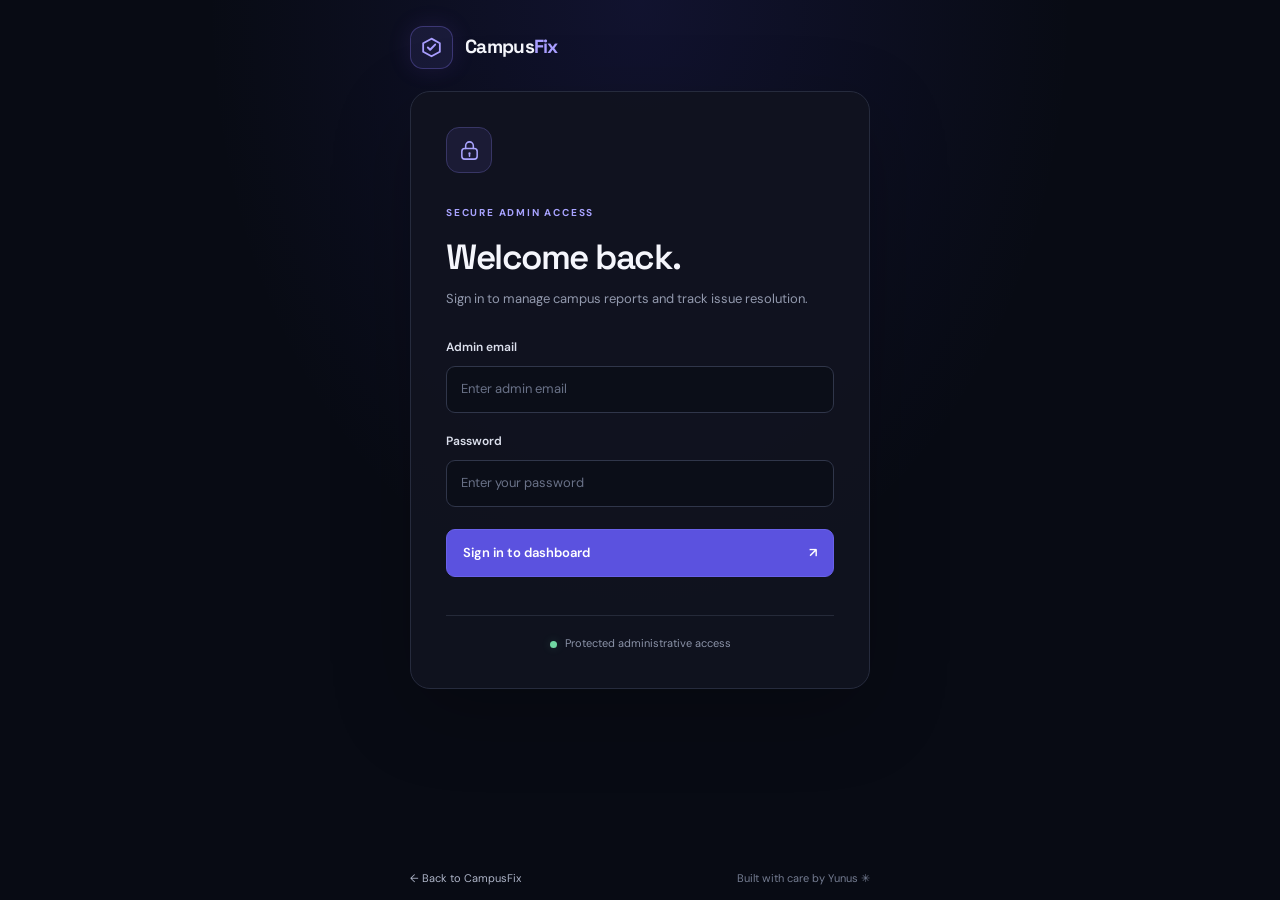
<file: frontend/admin.html>
<!DOCTYPE html>
<html lang="en">
<head>
    <meta charset="UTF-8">
    <meta name="viewport" content="width=device-width, initial-scale=1.0">
    <meta name="theme-color" content="#080b14">

    <title>Admin Login | CampusFix</title>

    <link rel="preconnect" href="https://fonts.googleapis.com">
    <link rel="preconnect" href="https://fonts.gstatic.com" crossorigin>
    <link href="https://fonts.googleapis.com/css2?family=DM+Sans:wght@400;500;600;700&family=Space+Grotesk:wght@400;500;600;700&display=swap" rel="stylesheet">

    <link rel="stylesheet" href="../css/style.css">
</head>

<body class="admin-login-page">

<main class="admin-login-shell">
<a href="/" class="admin-brand" aria-label="CampusFix home">
<span class="admin-brand-icon home-brand-icon">
    <svg viewBox="0 0 24 24" fill="none" aria-hidden="true">
        <path d="M12 3.5 20 8v8l-8 4.5L4 16V8l8-4.5Z"
                stroke="currentColor"
                stroke-width="1.7"/>
                <path d="m8.5 12 2.2 2.2 4.8-5"
                stroke="currentColor"
                stroke-width="1.9"
                stroke-linecap="round"
                stroke-linejoin="round"/>
            </svg>
        </span>
        <span>Campus<span class="home-brand-accent">Fix</span></span>
</a>


        <section class="admin-login-panel">

            <div class="admin-login-symbol" aria-hidden="true">
                <svg viewBox="0 0 24 24" fill="none">
                    <rect x="4" y="10" width="16" height="11" rx="3"
                        stroke="currentColor" stroke-width="1.6"/>
                    <path d="M8 10V7a4 4 0 0 1 8 0v3"
                        stroke="currentColor" stroke-width="1.6"
                        stroke-linecap="round"/>
                    <circle cx="12" cy="15" r="1.2"
                        fill="currentColor"/>
                    <path d="M12 16.2V18"
                        stroke="currentColor" stroke-width="1.6"
                        stroke-linecap="round"/>
                </svg>
            </div>

            <span class="admin-login-eyebrow">SECURE ADMIN ACCESS</span>

            <h1>Welcome back.</h1>

            <p class="admin-login-description">
                Sign in to manage campus reports and track issue resolution.
            </p>

            <form id="adminLoginForm" class="admin-login-form">

                <div class="admin-field">
                    <label for="email">Admin email</label>
                    <input
                        type="email"
                        id="email"
                        name="email"
                        required
                        autocomplete="username"
                        placeholder="Enter admin email"
                    >
                </div>

                <div class="admin-field">
                    <label for="password">Password</label>
                    <input
                        type="password"
                        id="password"
                        name="password"
                        required
                        autocomplete="current-password"
                        placeholder="Enter your password"
                    >
                </div>

                <button type="submit" class="admin-login-button">
                    <span>Sign in to dashboard</span>
                    <span aria-hidden="true">↗</span>
                </button>

                <p id="loginMessage" class="admin-login-message" role="alert" aria-live="polite"></p>

            </form>

            <div class="admin-security-note">
                <span class="admin-security-dot"></span>
                Protected administrative access
            </div>

        </section>

        <footer class="admin-login-footer">
            <a href="/">← Back to CampusFix</a>
            <span>Built with care by Yunus ✳</span>
        </footer>

    </main>

    <script src="../JS/admin.js"></script>

</body>
</html>
</file>
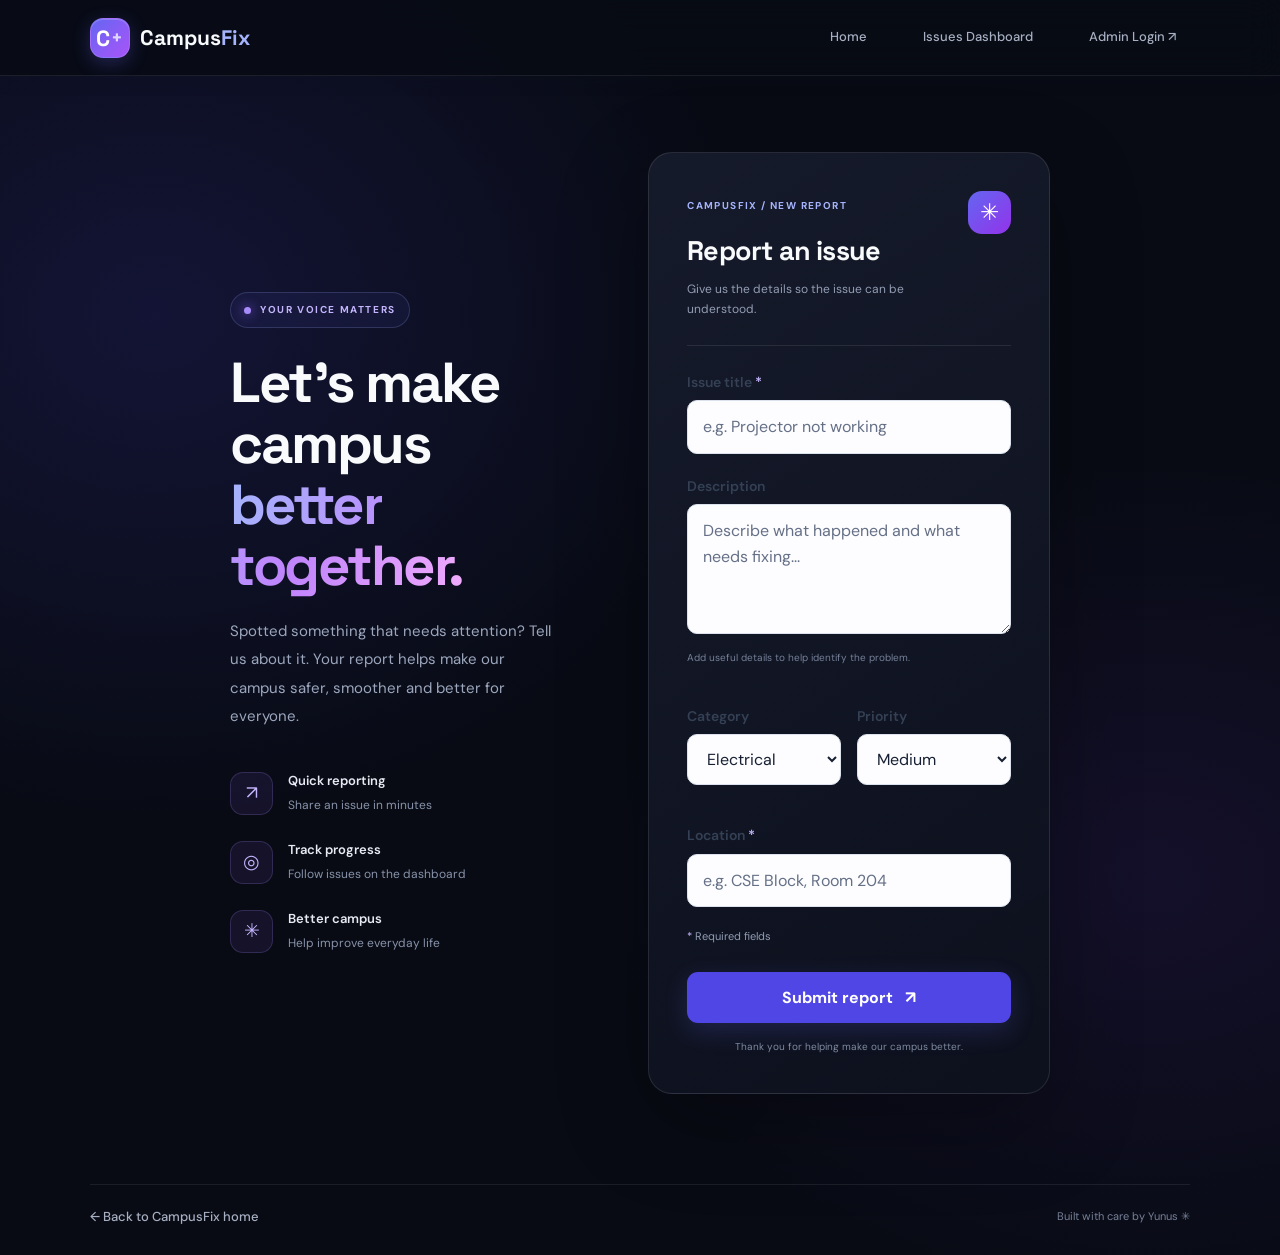
<file: frontend/report.html>
<!DOCTYPE html>
<html lang="en">
<head>
    <meta charset="UTF-8">
    <meta name="viewport" content="width=device-width, initial-scale=1.0">
    <meta name="theme-color" content="#080b14">
    <title>Report an Issue | CampusFix</title>

    <link rel="preconnect" href="https://fonts.googleapis.com">
    <link rel="preconnect" href="https://fonts.gstatic.com" crossorigin>
    <link href="https://fonts.googleapis.com/css2?family=DM+Sans:wght@400;500;600;700&family=Space+Grotesk:wght@400;500;600;700&display=swap" rel="stylesheet">

    <link rel="stylesheet" href="../css/style.css">
</head>
<body class="report-page">

    <header class="report-header">
        <a href="index.html" class="report-brand">
            <span class="report-brand-icon">C<span>+</span></span>
            <span>Campus<span class="report-brand-accent">Fix</span></span>
        </a>

        <nav class="report-nav">
            <a href="/">Home</a>
            <a href="dashboard.html">Issues Dashboard</a>
            <a href="admin.html">Admin Login ↗</a>
        </nav>
    </header>

    <main class="report-main">
        <section class="report-intro">
            <div class="report-eyebrow">
                <span class="report-dot"></span>
                YOUR VOICE MATTERS
            </div>

            <h1>Let's make campus<br><span>better together.</span></h1>

            <p>
                Spotted something that needs attention?
                Tell us about it. Your report helps make our campus
                safer, smoother and better for everyone.
            </p>

            <div class="report-benefits">
                <div class="report-benefit">
                    <span class="report-benefit-icon">↗</span>
                    <div>
                        <strong>Quick reporting</strong>
                        <small>Share an issue in minutes</small>
                    </div>
                </div>

                <div class="report-benefit">
                    <span class="report-benefit-icon">◎</span>
                    <div>
                        <strong>Track progress</strong>
                        <small>Follow issues on the dashboard</small>
                    </div>
                </div>

                <div class="report-benefit">
                    <span class="report-benefit-icon">✳</span>
                    <div>
                        <strong>Better campus</strong>
                        <small>Help improve everyday life</small>
                    </div>
                </div>
            </div>
        </section>

        <section class="report-form-card">
            <div class="report-form-heading">
                <div>
                    <span class="report-form-kicker">CAMPUSFIX / NEW REPORT</span>
                    <h2>Report an issue</h2>
                    <p>Give us the details so the issue can be understood.</p>
                </div>
                <div class="report-form-symbol">✳</div>
            </div>

            <div class="report-form-divider"></div>

            <div class="report-field">
                <label for="issueTitle">Issue title <span>*</span></label>
                <input
                    id="issueTitle"
                    type="text"
                    required
                    maxlength="120"
                    placeholder="e.g. Projector not working"
                >
            </div>

            <div class="report-field">
                <label for="description">Description</label>
                <textarea
                    id="description"
                    rows="4"
                    placeholder="Describe what happened and what needs fixing..."
                ></textarea>
                <small class="report-field-hint">Add useful details to help identify the problem.</small>
            </div>

            <div class="report-field-row">
                <div class="report-field">
                    <label for="category">Category</label>
                    <select id="category">
                        <option value="Electrical">Electrical</option>
                        <option value="Internet">Internet</option>
                        <option value="Water">Water</option>
                        <option value="Cleanliness">Cleanliness</option>
                        <option value="Furniture">Furniture</option>
                        <option value="Other">Other</option>
                    </select>
                </div>

                <div class="report-field">
                    <label for="priority">Priority</label>
                    <select id="priority">
                        <option value="Low">Low</option>
                        <option value="Medium" selected>Medium</option>
                        <option value="High">High</option>
                    </select>
                </div>
            </div>

            <div class="report-field">
                <label for="location">Location <span>*</span></label>
                <input
                    id="location"
                    type="text"
                    required
                    maxlength="150"
                    placeholder="e.g. CSE Block, Room 204"
                >
            </div>

            <div class="report-required-note">
                <span>*</span> Required fields
            </div>

            <button type="button" id="submitBtn" class="report-submit-btn">
                <span>Submit report</span>
                <span class="report-submit-arrow">↗</span>
            </button>

            <p class="report-form-footnote">
                Thank you for helping make our campus better.
            </p>
        </section>
    </main>

    <footer class="report-footer">
        <a href="/">← Back to CampusFix home</a>
        <span>Built with care by Yunus ✳</span>
    </footer>

    <script src="../JS/api.js"></script>
    <script src="../JS/report.js"></script>
</body>
</html>
</file>
<file: css/style.css>
/* CampusFix - Professional Dashboard Theme */

* {
    box-sizing: border-box;
}

:root {
    --bg: #f4f7fb;
    --surface: #ffffff;
    --text: #172033;
    --muted: #718096;
    --primary: #4f46e5;
    --border: #e5eaf2;
}

body {
    margin: 0;
    background: var(--bg);
    color: var(--text);
    font-family: Inter, "Segoe UI", Arial, sans-serif;
    line-height: 1.6;
}

header {
    background: #111827;
    color: white;
    padding: 18px 6%;
    display: flex;
    justify-content: space-between;
    align-items: center;
    flex-wrap: wrap;
    gap: 16px;
    box-shadow: 0 4px 18px #11182718;
}

header h1 {
    margin: 0;
    font-size: 25px;
    letter-spacing: -0.5px;
}

nav {
    display: flex;
    gap: 10px;
    flex-wrap: wrap;
}

nav a {
    color: #cbd5e1;
    text-decoration: none;
    padding: 9px 14px;
    border-radius: 8px;
    font-size: 14px;
    transition: background 0.2s, color 0.2s;
}

nav a:hover,
nav a:focus-visible {
    background: #374151;
    color: white;
}

main {
    width: min(1180px, 92%);
    margin: 36px auto;
}

main > h2 {
    font-size: clamp(25px, 4vw, 34px);
    margin: 0 0 4px;
    letter-spacing: -0.8px;
}

main > p {
    color: var(--muted);
    margin-top: 4px;
}

/* Statistics */

.stats-container {
    display: grid;
    grid-template-columns: repeat(4, minmax(0, 1fr));
    gap: 18px;
    margin: 28px 0;
}

.stat-card {
    background: var(--surface);
    border: 1px solid var(--border);
    border-radius: 16px;
    padding: 22px;
    box-shadow: 0 4px 14px #17203306;
    transition: transform 0.2s, box-shadow 0.2s;
}

.stat-card:hover {
    transform: translateY(-3px);
    box-shadow: 0 10px 25px #17203310;
}

.stat-card h3 {
    color: var(--muted);
    font-size: 14px;
    font-weight: 600;
    margin: 0 0 10px;
}

.stat-card p {
    font-size: 32px;
    line-height: 1.2;
    font-weight: 750;
    margin: 0;
    color: var(--primary);
}

/* Search and filters */

.filters-container {
    display: grid;
    grid-template-columns: minmax(220px, 2fr) repeat(2, minmax(150px, 1fr));
    gap: 14px;
    background: var(--surface);
    border: 1px solid var(--border);
    border-radius: 16px;
    padding: 20px;
    margin: 24px 0;
}

input,
select,
textarea {
    width: 100%;
    min-width: 0;
    padding: 12px 14px;
    border: 1px solid #dbe2ed;
    border-radius: 10px;
    background: white;
    color: var(--text);
    font: inherit;
    outline: none;
    transition: border-color 0.2s, box-shadow 0.2s;
}

input:focus,
select:focus,
textarea:focus {
    border-color: var(--primary);
    box-shadow: 0 0 0 3px #4f46e51c;
}

/* Issue cards */

#issuesContainer {
    display: grid;
    grid-template-columns: repeat(2, minmax(0, 1fr));
    gap: 18px;
    margin-top: 20px;
}

.issue-card {
    background: var(--surface);
    border: 1px solid var(--border);
    border-radius: 16px;
    padding: 22px;
    box-shadow: 0 4px 14px #17203305;
    overflow-wrap: anywhere;
    transition: border-color 0.2s, box-shadow 0.2s;
}

.issue-card:hover {
    border-color: #c7d2fe;
    box-shadow: 0 8px 24px #1720330d;
}

.issue-card h3 {
    font-size: 19px;
    margin: 0 0 14px;
    line-height: 1.4;
}

.issue-card p {
    color: #526078;
    font-size: 14px;
    margin: 8px 0;
}

/* Error and empty states */

#errorMessage {
    color: #dc2626;
}

#issuesContainer:empty {
    display: block;
}

/* Responsive layout */

@media (max-width: 800px) {
    .stats-container {
        grid-template-columns: repeat(2, minmax(0, 1fr));
    }

    .filters-container {
        grid-template-columns: 1fr;
    }

    #issuesContainer {
        grid-template-columns: 1fr;
    }
}

@media (max-width: 480px) {
    header {
        padding: 16px 5%;
    }

    nav {
        width: 100%;
    }

    nav a {
        padding: 8px 10px;
    }

    main {
        width: 92%;
        margin: 25px auto;
    }

    .stat-card {
        padding: 16px;
    }

    .stat-card p {
        font-size: 27px;
    }

    .issue-card {
        padding: 17px;
    }
}

/* Status and priority badges */

.issue-badge {
    display: inline-block;
    width: fit-content;
    padding: 5px 11px;
    border-radius: 999px;
    font-size: 12px !important;
    font-weight: 700;
    margin: 8px 6px 8px 0 !important;
}

.priority-high {
    background: #fee2e2;
    color: #b91c1c !important;
}

.priority-medium {
    background: #fef3c7;
    color: #92400e !important;
}

.priority-low {
    background: #dcfce7;
    color: #166534 !important;
}

.status-open {
    background: #dbeafe;
    color: #1d4ed8 !important;
}

.status-in-progress {
    background: #ede9fe;
    color: #6d28d9 !important;
}

.status-resolved {
    background: #dcfce7;
    color: #166534 !important;
}

/* Empty search results */

.empty-state {
    grid-column: 1 / -1;
    text-align: center;
    background: white;
    border: 1px dashed #cbd5e1;
    border-radius: 16px;
    padding: 42px 20px;
}

.empty-state h3 {
    margin: 0 0 8px;
    font-size: 20px;
}

.empty-state p {
    color: #718096;
    margin: 0;
}



/* CampusFix Report Form */

body:has(#submitBtn) main {
    max-width: 820px;
}

body:has(#submitBtn) main > h2 {
    margin-bottom: 8px;
}

body:has(#submitBtn) main > form,
body:has(#submitBtn) main form {
    background: #ffffff;
    border: 1px solid #e5eaf2;
    border-radius: 20px;
    padding: clamp(20px, 4vw, 36px);
    margin-top: 24px;
    box-shadow: 0 12px 36px #1720330d;
}

body:has(#submitBtn) label {
    display: block;
    font-weight: 600;
    font-size: 14px;
    color: #344054;
    margin: 18px 0 7px;
}

body:has(#submitBtn) input,
body:has(#submitBtn) select,
body:has(#submitBtn) textarea {
    width: 100%;
    padding: 13px 15px;
    border: 1px solid #dbe2ed;
    border-radius: 10px;
    background: #fdfdff;
    font: inherit;
    color: #172033;
    transition: border-color 0.2s, box-shadow 0.2s;
}

body:has(#submitBtn) textarea {
    min-height: 120px;
    resize: vertical;
}

body:has(#submitBtn) input:focus,
body:has(#submitBtn) select:focus,
body:has(#submitBtn) textarea:focus {
    outline: none;
    border-color: #4f46e5;
    box-shadow: 0 0 0 3px #4f46e51c;
}

body:has(#submitBtn) #submitBtn {
    width: 100%;
    margin-top: 26px;
    padding: 14px 20px;
    background: #4f46e5;
    color: #ffffff;
    border: none;
    border-radius: 11px;
    font-size: 16px;
    font-weight: 700;
    cursor: pointer;
    transition: background 0.2s, transform 0.2s;
}

body:has(#submitBtn) #submitBtn:hover {
    background: #4338ca;
    transform: translateY(-1px);
}

body:has(#submitBtn) #submitBtn:active {
    transform: translateY(0);
}

@media (max-width: 600px) {
    body:has(#submitBtn) main {
        width: 94%;
        margin: 22px auto;
    }

    body:has(#submitBtn) main form {
        padding: 20px 16px;
    }
}














/* =========================================
   CAMPUSFIX HOME — PREMIUM DARK DESIGN
   Append this section to the end of style.css
========================================= */

.home-page {
  --home-bg: #080d19;
  --home-panel: #101827;
  --home-panel-light: #141f32;
  --home-white: #f5f7ff;
  --home-muted: #9aa7bc;
  --home-border: rgba(184, 199, 226, 0.13);
  --home-purple: #a78bfa;
  --home-blue: #7c9dff;
  --home-green: #66e3b0;
  background: var(--home-bg);
  color: var(--home-white);
  font-family: "DM Sans", sans-serif;
  margin: 0;
  overflow-x: clip;
  line-height: 1.6;
}

.home-page *,
.home-page *::before,
.home-page *::after {
  box-sizing: border-box;
}

.home-page a {
  color: inherit;
  text-decoration: none;
}

.home-page button,
.home-page input {
  font: inherit;
}

.home-page button:focus-visible,
.home-page a:focus-visible {
  outline: 2px solid #a78bfa;
  outline-offset: 5px;
}

.home-page .home-header {
  position: sticky;
  top: 0;
  z-index: 100;
  width: 100%;
  min-height: 78px;
  margin: 0;
  padding: 0 clamp(20px, 6vw, 92px);
  display: flex;
  align-items: center;
  justify-content: space-between;
  gap: 24px;
  background: rgba(8, 13, 25, 0.78);
  border-bottom: 1px solid rgba(184, 199, 226, 0.09);
  backdrop-filter: blur(22px);
  -webkit-backdrop-filter: blur(22px);
}

.home-brand {
  display: inline-flex;
  align-items: center;
  gap: 10px;
  flex-shrink: 0;
  color: var(--home-white);
  font-family: "Space Grotesk", sans-serif;
  font-size: 22px;
  font-weight: 700;
  letter-spacing: -1px;
}

.home-brand-icon {
  display: grid;
  width: 36px;
  height: 36px;
  place-items: center;
  border: 1px solid rgba(167, 139, 250, 0.45);
  border-radius: 12px;
  color: #c4b5fd;
  background: linear-gradient(145deg, rgba(139, 92, 246, 0.24), rgba(59, 130, 246, 0.12));
  box-shadow: 0 0 24px rgba(139, 92, 246, 0.12);
}

.home-brand-icon svg {
  width: 23px;
  height: 23px;
}

.home-brand-accent {
  color: #b5a0ff;
}

.home-page .home-nav {
  display: flex;
  align-items: center;
  justify-content: flex-end;
  flex-wrap: nowrap;
  gap: clamp(16px, 2.4vw, 34px);
  margin: 0;
  padding: 0;
}

.home-nav-link,
.home-admin-link {
  font-size: 12px;
  font-weight: 600;
  white-space: nowrap;
  transition: color 180ms ease, background 180ms ease, border-color 180ms ease;
}

.home-nav-link {
  color: #a6b0c3;
}

.home-nav-link:hover,
.home-nav-active {
  color: #fff;
}

.home-admin-link {
  display: inline-flex;
  align-items: center;
  gap: 9px;
  padding: 10px 15px;
  border: 1px solid rgba(184, 199, 226, 0.2);
  border-radius: 10px;
  color: #e9eaff;
  background: rgba(255, 255, 255, 0.035);
}

.home-admin-link:hover {
  background: rgba(167, 139, 250, 0.12);
  border-color: rgba(167, 139, 250, 0.5);
}

.home-menu-toggle {
  display: none;
}

.home-main {
  position: relative;
  width: 100%;
  max-width: none;
  margin: 0;
  padding: 0;
  isolation: isolate;
}

.home-glow {
  position: absolute;
  z-index: -1;
  pointer-events: none;
  width: 420px;
  height: 420px;
  border-radius: 50%;
  filter: blur(115px);
  opacity: 0.17;
}

.home-glow-one {
  top: 140px;
  right: -170px;
  background: #7547ff;
}

.home-glow-two {
  top: 690px;
  left: -210px;
  background: #2467ff;
  opacity: 0.10;
}

.home-hero {
  position: relative;
  min-height: 660px;
  max-width: 1440px;
  margin: 0 auto;
  padding: 112px clamp(24px, 8vw, 118px) 112px;
  display: grid;
  grid-template-columns: 1.03fr 0.97fr;
  align-items: center;
  gap: clamp(45px, 6vw, 92px);
}

.home-hero-copy {
  position: relative;
  z-index: 2;
}

.home-eyebrow {
  display: inline-flex;
  align-items: center;
  gap: 10px;
  padding: 8px 13px;
  margin-bottom: 26px;
  border: 1px solid rgba(167, 139, 250, 0.23);
  border-radius: 100px;
  color: #c7c9e8;
  background: rgba(139, 92, 246, 0.07);
  font-size: 11px;
  font-weight: 600;
  letter-spacing: 0.2px;
}

.home-status-dot,
.home-mini-dot {
  width: 7px;
  height: 7px;
  flex: 0 0 auto;
  border-radius: 50%;
  background: #6ee7b7;
  box-shadow: 0 0 12px rgba(110, 231, 183, 0.6);
}

.home-page .home-hero h1,
.home-page .home-section-heading h2,
.home-page .home-feature-copy h2,
.home-page .home-cta-section h2 {
  margin: 0;
  font-family: "Space Grotesk", sans-serif;
  font-weight: 600;
  letter-spacing: -2.8px;
  line-height: 1.08;
}

.home-page .home-hero h1 {
  max-width: 700px;
  font-size: clamp(45px, 5.3vw, 76px);
}

.home-gradient-text {
  color: #b7a2ff;
  background: linear-gradient(100deg, #c4b5fd 0%, #9daeff 48%, #78d8e8 100%);
  background-clip: text;
  -webkit-background-clip: text;
  -webkit-text-fill-color: transparent;
}

.home-hero-description {
  max-width: 480px;
  margin: 24px 0 29px;
  color: #a0abc0;
  font-size: 15px;
  line-height: 1.9;
}

.home-hero-actions {
  display: flex;
  flex-wrap: wrap;
  gap: 12px;
}

.home-button {
  display: inline-flex;
  align-items: center;
  justify-content: center;
  gap: 16px;
  min-height: 48px;
  padding: 0 19px;
  border: 1px solid transparent;
  border-radius: 11px;
  font-size: 12px;
  font-weight: 700;
  transition: transform 200ms ease, box-shadow 200ms ease, background 200ms ease;
}

.home-button:hover {
  transform: translateY(-3px);
}

.home-button-primary {
  color: #100c20 !important;
  background: linear-gradient(115deg, #c4b5fd, #a5b4fc);
  box-shadow: 0 9px 30px rgba(139, 92, 246, 0.19);
}

.home-button-primary:hover {
  box-shadow: 0 12px 38px rgba(139, 92, 246, 0.32);
}

.home-button-secondary {
  border-color: rgba(184, 199, 226, 0.2);
  color: #e4e8f5 !important;
  background: rgba(255, 255, 255, 0.035);
}

.home-button-secondary:hover {
  background: rgba(255, 255, 255, 0.08);
}

.home-proof {
  display: flex;
  align-items: center;
  gap: 10px;
  margin-top: 30px;
}

.home-proof-icon {
  color: #b5a0ff;
  font-size: 18px;
}

.home-proof p {
  margin: 0;
  color: #8d9ab0;
  font-size: 11px;
}

.home-hero-visual {
  position: relative;
  min-width: 0;
  min-height: 440px;
  display: flex;
  align-items: center;
  justify-content: center;
}

.home-orbit {
  position: absolute;
  top: 50%;
  left: 50%;
  border: 1px solid rgba(167, 139, 250, 0.13);
  border-radius: 50%;
  transform: translate(-50%, -50%);
  pointer-events: none;
}

.home-orbit-one {
  width: 400px;
  height: 400px;
}

.home-orbit-two {
  width: 510px;
  height: 510px;
  border-style: dashed;
  border-color: rgba(124, 157, 255, 0.1);
  animation: home-orbit-rotate 65s linear infinite;
}

.home-visual-topline {
  position: absolute;
  top: 15px;
  left: 3%;
  right: 3%;
  display: flex;
  align-items: center;
  gap: 9px;
  color: #8591a9;
  font-size: 9px;
  font-weight: 700;
  letter-spacing: 1.7px;
}

.home-live-label {
  margin-left: auto;
  color: #74ddb0;
  letter-spacing: 1px;
}

.home-preview-card {
  position: relative;
  z-index: 2;
  width: min(100%, 410px);
  padding: 27px;
  border: 1px solid rgba(190, 200, 229, 0.18);
  border-radius: 21px;
  background: linear-gradient(145deg, rgba(24, 34, 55, 0.97), rgba(13, 21, 36, 0.97));
  box-shadow: 0 35px 90px rgba(0, 0, 0, 0.3), inset 0 1px rgba(255, 255, 255, 0.05);
  backdrop-filter: blur(20px);
  animation: home-card-float 6s ease-in-out infinite;
}

.home-preview-heading {
  display: flex;
  justify-content: space-between;
  gap: 16px;
}

.home-card-kicker {
  color: #9f8bfa;
  font-size: 9px;
  font-weight: 700;
  letter-spacing: 1.5px;
}

.home-page .home-preview-heading h3,
.home-page .home-window-heading h3 {
  margin: 6px 0 0;
  color: #f4f5ff;
  font-family: "Space Grotesk", sans-serif;
  font-size: 19px;
  font-weight: 600;
  letter-spacing: -0.5px;
  line-height: 1.35;
}

.home-preview-symbol {
  display: grid;
  width: 35px;
  height: 35px;
  place-items: center;
  border: 1px solid var(--home-border);
  border-radius: 10px;
  color: #b8a6ff;
  background: rgba(167, 139, 250, 0.08);
}

.home-preview-stats {
  display: grid;
  grid-template-columns: 1fr 1fr;
  gap: 12px;
  margin-top: 25px;
}

.home-preview-stat {
  display: grid;
  grid-template-columns: 31px 1fr;
  align-items: center;
  gap: 4px 9px;
  padding: 15px 12px;
  border: 1px solid rgba(184, 199, 226, 0.09);
  border-radius: 13px;
  background: rgba(255, 255, 255, 0.025);
}

.home-stat-icon {
  grid-row: span 2;
  display: grid;
  width: 30px;
  height: 30px;
  place-items: center;
  border-radius: 9px;
  font-size: 16px;
}

.home-stat-violet {
  color: #c4b5fd;
  background: rgba(167, 139, 250, 0.13);
}

.home-stat-green {
  color: #6ee7b7;
  background: rgba(110, 231, 183, 0.12);
}

.home-stat-label {
  color: #9ca9be;
  font-size: 10px;
}

.home-preview-stat strong {
  color: #f7f8ff;
  font-family: "Space Grotesk", sans-serif;
  font-size: 24px;
  line-height: 1.3;
}

.home-progress-block {
  margin-top: 23px;
  padding-top: 20px;
  border-top: 1px solid rgba(184, 199, 226, 0.11);
}

.home-progress-copy {
  display: flex;
  justify-content: space-between;
  gap: 12px;
  color: #b3bfd1;
  font-size: 11px;
}

.home-progress-copy strong {
  color: #a9f3d4;
}

.home-progress-track {
  height: 6px;
  margin-top: 12px;
  overflow: hidden;
  border-radius: 100px;
  background: rgba(255, 255, 255, 0.08);
}

.home-progress-track span {
  display: block;
  width: 0;
  height: 100%;
  border-radius: inherit;
  background: linear-gradient(90deg, #8b7cf6, #6ee7b7);
  transition: width 900ms ease;
}

.home-progress-block p {
  margin: 12px 0 0;
  color: #77869e;
  font-size: 10px;
}

.home-floating-card {
  position: absolute;
  z-index: 3;
  display: flex;
  align-items: center;
  gap: 11px;
  padding: 13px 15px;
  border: 1px solid rgba(190, 200, 229, 0.17);
  border-radius: 13px;
  background: rgba(17, 27, 44, 0.94);
  box-shadow: 0 18px 40px rgba(0, 0, 0, 0.23);
  backdrop-filter: blur(15px);
  animation: home-card-float 5s ease-in-out infinite;
}

.home-floating-top {
  top: 77px;
  right: -2%;
}

.home-floating-bottom {
  bottom: 48px;
  left: -5%;
  animation-delay: -2s;
}

.home-floating-icon {
  display: grid;
  width: 35px;
  height: 35px;
  flex-shrink: 0;
  place-items: center;
  border-radius: 10px;
  font-size: 17px;
}

.home-float-amber {
  color: #ffd580;
  background: rgba(251, 191, 36, 0.12);
}

.home-float-green {
  color: #7ce8b8;
  background: rgba(110, 231, 183, 0.12);
}

.home-floating-card strong,
.home-floating-card div > span {
  display: block;
}

.home-floating-card strong {
  color: #e9edfa;
  font-size: 10px;
}

.home-floating-card div > span {
  margin-top: 3px;
  color: #8e9bb1;
  font-size: 9px;
}

.home-floating-arrow {
  color: #9d8bff;
  font-size: 16px;
}

.home-visual-footnote {
  position: absolute;
  right: 0;
  bottom: 4px;
  display: flex;
  align-items: center;
  gap: 8px;
  color: #64728b;
  font-size: 8px;
  letter-spacing: 1.4px;
}

.home-visual-footnote span {
  width: 5px;
  height: 5px;
  border-radius: 50%;
  background: #a78bfa;
}

.home-scroll-cue {
  position: absolute;
  bottom: 27px;
  left: 50%;
  display: flex;
  align-items: center;
  gap: 10px;
  color: #738098 !important;
  font-size: 10px;
  transform: translateX(-50%);
}

.home-scroll-cue span {
  width: 15px;
  height: 23px;
  border: 1px solid #68758b;
  border-radius: 20px;
}

.home-scroll-cue span::after {
  display: block;
  width: 3px;
  height: 5px;
  margin: 4px auto;
  border-radius: 5px;
  background: #b4a1ff;
  content: "";
  animation: home-scroll-dot 1.5s ease infinite;
}

.home-metrics {
  position: relative;
  display: grid;
  grid-template-columns: 1.45fr 0.8fr 0.8fr 0.8fr;
  align-items: center;
  gap: 30px;
  max-width: 1180px;
  margin: 0 auto;
  padding: 36px 0 45px;
  border-top: 1px solid var(--home-border);
  border-bottom: 1px solid var(--home-border);
}

.home-section-tag {
  display: inline-block;
  color: #a997ff;
  font-size: 9px;
  font-weight: 700;
  letter-spacing: 2px;
}

.home-metric-intro h2 {
  margin: 8px 0 0;
  font-family: "Space Grotesk", sans-serif;
  font-size: 21px;
  letter-spacing: -0.7px;
}

.home-metric {
  display: flex;
  flex-direction: column;
  gap: 4px;
  padding-left: 24px;
  border-left: 1px solid var(--home-border);
}

.home-metric strong {
  font-family: "Space Grotesk", sans-serif;
  font-size: 30px;
  font-weight: 600;
  letter-spacing: -1px;
}

.home-metric span {
  color: #8e9bb1;
  font-size: 10px;
}

.home-metrics-note {
  grid-column: 1 / -1;
  margin: -12px 0 0;
  color: #65738a;
  font-size: 10px;
}

.home-section {
  max-width: 1180px;
  margin: 0 auto;
  padding: 120px 0;
}

.home-section-heading {
  max-width: 630px;
  margin: 0 auto 52px;
  text-align: center;
}

.home-page .home-section-heading h2,
.home-page .home-feature-copy h2 {
  margin-top: 16px;
  font-size: clamp(36px, 4.3vw, 54px);
}

.home-muted-gradient {
  color: #9eabc1;
}

.home-section-heading > p {
  margin: 19px auto 0;
  color: #95a2b7;
  font-size: 13px;
}

.home-steps-grid {
  display: grid;
  grid-template-columns: repeat(3, minmax(0, 1fr));
  gap: 17px;
}

.home-step-card {
  position: relative;
  min-height: 260px;
  padding: 26px;
  overflow: hidden;
  border: 1px solid var(--home-border);
  border-radius: 18px;
  background: linear-gradient(145deg, rgba(20, 30, 49, 0.78), rgba(12, 19, 33, 0.78));
  transition: transform 220ms ease, border-color 220ms ease, background 220ms ease;
}

.home-step-card::after {
  position: absolute;
  right: -45px;
  bottom: -70px;
  width: 150px;
  height: 150px;
  border-radius: 50%;
  background: rgba(139, 92, 246, 0.07);
  filter: blur(30px);
  content: "";
}

.home-step-card:hover {
  transform: translateY(-6px);
  border-color: rgba(167, 139, 250, 0.36);
  background: linear-gradient(145deg, rgba(26, 37, 60, 0.9), rgba(12, 19, 33, 0.9));
}

.home-step-featured {
  border-color: rgba(124, 157, 255, 0.23);
}

.home-step-top {
  display: flex;
  align-items: center;
  justify-content: space-between;
}

.home-step-number {
  color: #6f7d95;
  font-family: "Space Grotesk", sans-serif;
  font-size: 12px;
  letter-spacing: 1px;
}

.home-step-icon {
  display: grid;
  width: 42px;
  height: 42px;
  place-items: center;
  border: 1px solid rgba(184, 199, 226, 0.13);
  border-radius: 13px;
  font-size: 21px;
}

.home-icon-purple {
  color: #c4b5fd;
  background: rgba(167, 139, 250, 0.1);
}

.home-icon-blue {
  color: #93c5fd;
  background: rgba(96, 165, 250, 0.1);
}

.home-icon-green {
  color: #86efac;
  background: rgba(110, 231, 183, 0.1);
}

.home-page .home-step-card h3 {
  margin: 30px 0 9px;
  font-family: "Space Grotesk", sans-serif;
  font-size: 19px;
  font-weight: 600;
  letter-spacing: -0.4px;
}

.home-step-card > p {
  margin: 0;
  color: #93a0b5;
  font-size: 12px;
  line-height: 1.85;
}

.home-step-bottom {
  position: absolute;
  right: 26px;
  bottom: 23px;
  left: 26px;
  display: flex;
  justify-content: space-between;
  color: #7d8ba3;
  font-size: 8px;
  font-weight: 700;
  letter-spacing: 1.4px;
}

.home-step-bottom span {
  color: #b2a2ff;
  font-size: 13px;
}

.home-feature-section {
  display: grid;
  grid-template-columns: 1fr 1fr;
  align-items: center;
  gap: clamp(45px, 8vw, 120px);
  max-width: 1180px;
  margin: 0 auto;
  padding: 35px 0 125px;
}

.home-feature-visual {
  position: relative;
  padding: 20px 0;
}

.home-feature-window {
  overflow: hidden;
  border: 1px solid rgba(184, 199, 226, 0.17);
  border-radius: 18px;
  background: linear-gradient(145deg, #131e31, #0c1423);
  box-shadow: 0 30px 70px rgba(0, 0, 0, 0.25);
  transform: perspective(1000px) rotateY(3deg) rotateX(1deg);
  transition: transform 300ms ease;
}

.home-feature-window:hover {
  transform: perspective(1000px) rotateY(0) rotateX(0);
}

.home-window-bar {
  display: flex;
  align-items: center;
  gap: 6px;
  padding: 15px 18px;
  border-bottom: 1px solid var(--home-border);
}

.home-window-bar > span {
  width: 7px;
  height: 7px;
  border-radius: 50%;
  background: #4d5a71;
}

.home-window-bar > span:first-child {
  background: #fb7185;
}

.home-window-bar > span:nth-child(2) {
  background: #fbbf24;
}

.home-window-bar > span:nth-child(3) {
  background: #6ee7b7;
}

.home-window-bar small {
  margin-left: 12px;
  color: #77869e;
  font-size: 8px;
  letter-spacing: 1.2px;
}

.home-window-content {
  padding: 26px 23px 20px;
}

.home-window-heading {
  display: flex;
  align-items: flex-start;
  justify-content: space-between;
  margin-bottom: 25px;
}

.home-page .home-window-heading h3 {
  font-size: 24px;
  letter-spacing: -0.8px;
}

.home-window-mark {
  color: #b6a2ff;
  font-size: 30px;
}

.home-window-row {
  display: grid;
  grid-template-columns: 33px minmax(0, 1fr) auto;
  align-items: center;
  gap: 11px;
  padding: 15px 0;
  border-top: 1px solid rgba(184, 199, 226, 0.09);
}

.home-window-emoji {
  display: grid;
  width: 32px;
  height: 32px;
  place-items: center;
  border-radius: 9px;
  color: #c4b5fd;
  background: rgba(167, 139, 250, 0.1);
}

.home-emoji-blue {
  color: #93c5fd;
  background: rgba(96, 165, 250, 0.1);
}

.home-emoji-green {
  color: #86efac;
  background: rgba(110, 231, 183, 0.1);
}

.home-window-row strong,
.home-window-row small {
  display: block;
}

.home-window-row strong {
  overflow: hidden;
  color: #e3e9f6;
  font-size: 10px;
  font-weight: 600;
  text-overflow: ellipsis;
  white-space: nowrap;
}

.home-window-row small {
  margin-top: 4px;
  color: #8290a7;
  font-size: 9px;
}

.home-chip {
  padding: 5px 8px;
  border-radius: 7px;
  font-size: 8px;
  font-weight: 600;
  white-space: nowrap;
}

.home-chip-open {
  color: #fcd68a;
  background: rgba(251, 191, 36, 0.1);
}

.home-chip-progress {
  color: #93c5fd;
  background: rgba(96, 165, 250, 0.1);
}

.home-chip-done {
  color: #86efac;
  background: rgba(110, 231, 183, 0.1);
}

.home-demo-note {
  margin: 15px 0 0;
  color: #67768e;
  font-size: 9px;
}

.home-feature-stamp {
  position: absolute;
  right: -17px;
  bottom: 0;
  display: flex;
  align-items: center;
  gap: 9px;
  padding: 12px 15px;
  border: 1px solid rgba(167, 139, 250, 0.25);
  border-radius: 10px;
  color: #c7c4e9;
  background: #111b2c;
  box-shadow: 0 12px 30px rgba(0, 0, 0, 0.22);
  font-size: 8px;
  font-weight: 700;
  letter-spacing: 1px;
}

.home-feature-stamp span {
  color: #b9a6ff;
  font-size: 16px;
}

.home-feature-copy > h2 {
  color: #f3f5ff;
}

.home-feature-lead {
  margin: 20px 0 27px;
  color: #9ba8bc;
  font-size: 13px;
  line-height: 1.9;
}

.home-feature-list {
  display: grid;
  gap: 20px;
}

.home-feature-item {
  display: flex;
  align-items: flex-start;
  gap: 13px;
}

.home-feature-check {
  display: grid;
  width: 25px;
  height: 25px;
  flex: 0 0 auto;
  place-items: center;
  border: 1px solid rgba(110, 231, 183, 0.23);
  border-radius: 8px;
  color: #6ee7b7;
  background: rgba(110, 231, 183, 0.07);
  font-size: 12px;
}

.home-feature-item strong {
  color: #e7eaf5;
  font-size: 12px;
  font-weight: 600;
}

.home-feature-item p {
  margin: 4px 0 0;
  color: #8997ad;
  font-size: 11px;
  line-height: 1.7;
}

.home-text-link {
  display: inline-flex;
  align-items: center;
  gap: 12px;
  margin-top: 29px;
  color: #c1b4ff !important;
  font-size: 12px;
  font-weight: 700;
}

.home-text-link span {
  transition: transform 180ms ease;
}

.home-text-link:hover span {
  transform: translate(3px, -3px);
}

.home-cta-section {
  position: relative;
  max-width: 1180px;
  margin: 0 auto 100px;
  padding: 78px 25px;
  overflow: hidden;
  border: 1px solid rgba(167, 139, 250, 0.22);
  border-radius: 25px;
  background:
    radial-gradient(ellipse at 10% 0%, rgba(124, 92, 246, 0.2), transparent 45%),
    radial-gradient(ellipse at 100% 100%, rgba(56, 189, 248, 0.12), transparent 42%),
    linear-gradient(125deg, #151a31, #101a2a 58%, #101b2b);
  text-align: center;
}

.home-cta-decoration {
  position: absolute;
  width: 200px;
  height: 200px;
  border: 1px solid rgba(190, 180, 255, 0.09);
  border-radius: 50%;
  pointer-events: none;
}

.home-cta-decoration-one {
  top: -100px;
  left: -70px;
  box-shadow: 0 0 0 28px rgba(190, 180, 255, 0.025), 0 0 0 58px rgba(190, 180, 255, 0.02);
}

.home-cta-decoration-two {
  right: -90px;
  bottom: -135px;
  width: 260px;
  height: 260px;
  box-shadow: 0 0 0 30px rgba(124, 157, 255, 0.025), 0 0 0 60px rgba(124, 157, 255, 0.02);
}

.home-page .home-cta-section h2 {
  position: relative;
  margin-top: 14px;
  font-size: clamp(37px, 5vw, 56px);
}

.home-cta-section > p {
  position: relative;
  margin: 18px auto 27px;
  color: #a4b0c3;
  font-size: 12px;
}

.home-button-light {
  position: relative;
  color: #171027 !important;
  background: linear-gradient(110deg, #d0c4ff, #a8bbff);
  box-shadow: 0 10px 35px rgba(139, 92, 246, 0.15);
}

.home-cta-footnote {
  display: block;
  margin-top: 17px;
  color: #77869e;
  font-size: 10px;
}

.home-footer {
  padding: 0 clamp(24px, 7vw, 100px);
  border-top: 1px solid var(--home-border);
  background: rgba(5, 9, 17, 0.55);
}

.home-footer-main {
  display: grid;
  grid-template-columns: 1.7fr 0.8fr 0.8fr 1fr;
  gap: 50px;
  max-width: 1240px;
  margin: 0 auto;
  padding: 58px 0 45px;
}

.home-footer-about > p {
  max-width: 310px;
  margin: 18px 0 19px;
  color: #8996ac;
  font-size: 11px;
  line-height: 1.9;
}

.home-footer-built {
  color: #8996ac;
  font-size: 10px;
}

.home-footer-built span {
  color: #c4a7ff;
}

.home-footer-column {
  display: flex;
  flex-direction: column;
  align-items: flex-start;
  gap: 13px;
}

.home-page .home-footer-column h3 {
  margin: 3px 0 8px;
  color: #e8ebf7;
  font-family: "Space Grotesk", sans-serif;
  font-size: 12px;
  font-weight: 600;
}

.home-footer-column > a {
  color: #8996ac;
  font-size: 10px;
  transition: color 180ms ease;
}

.home-footer-column > a:hover {
  color: #c6b8ff;
}

.home-footer-social > a {
  display: flex;
  align-items: center;
  gap: 10px;
}

.home-footer-social > a > span:last-child {
  margin-left: auto;
  color: #8290a7;
}

.home-social-icon {
  display: grid;
  width: 27px;
  height: 27px;
  place-items: center;
  border: 1px solid var(--home-border);
  border-radius: 8px;
  color: #b9a7ff;
  background: rgba(255, 255, 255, 0.035);
  font-size: 9px;
  font-weight: 700;
}

.home-footer-bottom {
  display: flex;
  align-items: center;
  justify-content: space-between;
  gap: 20px;
  max-width: 1240px;
  margin: 0 auto;
  padding: 20px 0 24px;
  border-top: 1px solid rgba(184, 199, 226, 0.09);
}

.home-footer-bottom p,
.home-footer-bottom a {
  margin: 0;
  color: #748199;
  font-size: 10px;
}

.home-footer-bottom a:hover {
  color: #c6b8ff;
}

.home-page [data-reveal] {
  opacity: 0;
  transform: translateY(22px);
  transition: opacity 700ms ease, transform 700ms cubic-bezier(0.2, 0.7, 0.2, 1);
}

.home-page [data-reveal].home-revealed {
  opacity: 1;
  transform: translateY(0);
}

@keyframes home-card-float {
  0%, 100% { transform: translateY(0); }
  50% { transform: translateY(-8px); }
}

@keyframes home-orbit-rotate {
  to { transform: translate(-50%, -50%) rotate(360deg); }
}

@keyframes home-scroll-dot {
  0% { opacity: 0; transform: translateY(0); }
  40% { opacity: 1; }
  100% { opacity: 0; transform: translateY(7px); }
}

@media (max-width: 1100px) {
  .home-hero {
    gap: 35px;
    padding-right: 5vw;
    padding-left: 5vw;
  }

  .home-floating-top {
    right: -1%;
  }

  .home-floating-bottom {
    left: -1%;
  }

  .home-metrics,
  .home-section,
  .home-feature-section,
  .home-cta-section {
    max-width: calc(100% - 64px);
  }

  .home-footer-main {
    gap: 30px;
  }
}

@media (max-width: 800px) {
  .home-page .home-header {
    min-height: 70px;
    padding: 0 23px;
  }

  .home-menu-toggle {
    display: flex;
    flex-direction: column;
    justify-content: center;
    gap: 5px;
    width: 42px;
    height: 42px;
    padding: 10px;
    border: 1px solid var(--home-border);
    border-radius: 10px;
    background: rgba(255, 255, 255, 0.04);
    cursor: pointer;
  }

  .home-menu-toggle span {
    display: block;
    width: 100%;
    height: 2px;
    border-radius: 3px;
    background: #e9eaff;
  }

  .home-page .home-nav {
    position: absolute;
    top: calc(100% + 1px);
    right: 0;
    left: 0;
    display: none;
    flex-direction: column;
    align-items: stretch;
    gap: 0;
    padding: 12px 22px 20px;
    border-bottom: 1px solid var(--home-border);
    background: rgba(8, 13, 25, 0.97);
    backdrop-filter: blur(20px);
  }

  .home-page .home-nav.home-nav-open {
    display: flex;
  }

  .home-nav-link {
    padding: 12px 3px;
  }

  .home-admin-link {
    justify-content: center;
    margin-top: 8px;
  }

  .home-hero {
    grid-template-columns: 1fr;
    gap: 35px;
    padding: 80px 28px 95px;
  }

  .home-page .home-hero h1 {
    font-size: clamp(48px, 9vw, 70px);
  }

  .home-hero-description {
    max-width: 560px;
  }

  .home-hero-visual {
    width: min(100%, 540px);
    min-height: 460px;
    margin: 0 auto;
  }

  .home-orbit-one {
    width: 370px;
    height: 370px;
  }

  .home-orbit-two {
    width: 460px;
    height: 460px;
  }

  .home-floating-top {
    right: 0;
  }

  .home-floating-bottom {
    left: 0;
  }

  .home-scroll-cue {
    bottom: 28px;
  }

  .home-metrics {
    grid-template-columns: repeat(3, minmax(0, 1fr));
    gap: 25px 16px;
    padding-top: 35px;
  }

  .home-metric-intro {
    grid-column: 1 / -1;
  }

  .home-metric {
    padding-left: 15px;
  }

  .home-metric strong {
    font-size: 27px;
  }

  .home-section {
    padding: 90px 0;
  }

  .home-steps-grid {
    grid-template-columns: 1fr;
  }

  .home-step-card {
    min-height: 235px;
  }

  .home-feature-section {
    grid-template-columns: 1fr;
    gap: 55px;
    padding-bottom: 90px;
  }

  .home-feature-visual {
    width: min(100%, 550px);
    margin: 0 auto;
  }

  .home-feature-copy {
    max-width: 600px;
  }

  .home-cta-section {
    padding: 65px 20px;
    margin-bottom: 70px;
  }

  .home-footer-main {
    grid-template-columns: 1.2fr 1fr;
    gap: 40px 25px;
  }
}

@media (max-width: 480px) {
  .home-brand {
    font-size: 20px;
  }

  .home-hero {
    padding: 62px 21px 85px;
  }

  .home-eyebrow {
    font-size: 9px;
  }

  .home-page .home-hero h1 {
    font-size: 46px;
    letter-spacing: -2px;
  }

  .home-hero-description {
    font-size: 13px;
  }

  .home-hero-actions {
    flex-direction: column;
    align-items: stretch;
  }

  .home-button {
    width: 100%;
  }

  .home-hero-visual {
    min-height: 390px;
  }

  .home-preview-card {
    padding: 20px 16px;
    border-radius: 17px;
  }

  .home-page .home-preview-heading h3 {
    font-size: 17px;
  }

  .home-preview-stat {
    grid-template-columns: 27px 1fr;
    padding: 11px 8px;
    gap: 4px 6px;
  }

  .home-stat-icon {
    width: 26px;
    height: 26px;
  }

  .home-preview-stat strong {
    font-size: 21px;
  }

  .home-stat-label {
    font-size: 9px;
  }

  .home-orbit-one {
    width: 290px;
    height: 290px;
  }

  .home-orbit-two {
    width: 360px;
    height: 360px;
  }

  .home-floating-card {
    padding: 10px;
    gap: 8px;
  }

  .home-floating-top {
    top: 32px;
    right: -4px;
  }

  .home-floating-bottom {
    bottom: 33px;
    left: -4px;
  }

  .home-floating-card strong {
    font-size: 9px;
  }

  .home-floating-card div > span {
    font-size: 8px;
  }

  .home-visual-footnote {
    font-size: 7px;
  }

  .home-metrics,
  .home-section,
  .home-feature-section,
  .home-cta-section {
    max-width: calc(100% - 40px);
  }

  .home-metrics {
    gap: 22px 10px;
  }

  .home-metric {
    padding-left: 9px;
  }

  .home-metric strong {
    font-size: 24px;
  }

  .home-metric span {
    font-size: 9px;
  }

  .home-metric-intro h2 {
    font-size: 19px;
  }

  .home-page .home-section-heading h2,
  .home-page .home-feature-copy h2 {
    font-size: 37px;
    letter-spacing: -1.8px;
  }

  .home-section-heading > p {
    font-size: 12px;
  }

  .home-step-card {
    padding: 22px;
  }

  .home-window-content {
    padding: 20px 13px 16px;
  }

  .home-window-row {
    grid-template-columns: 29px minmax(0, 1fr);
    gap: 8px;
  }

  .home-window-row .home-chip {
    grid-column: 2;
    justify-self: start;
  }

  .home-window-row strong {
    font-size: 9px;
  }

  .home-feature-stamp {
    right: -5px;
    font-size: 7px;
  }

  .home-cta-section {
    padding: 54px 17px;
  }

  .home-page .home-cta-section h2 {
    font-size: 39px;
    letter-spacing: -1.8px;
  }

  .home-cta-section > p {
    max-width: 280px;
    line-height: 1.8;
  }

  .home-footer {
    padding: 0 22px;
  }

  .home-footer-main {
    grid-template-columns: 1fr 1fr;
    gap: 35px 20px;
    padding: 42px 0 34px;
  }

  .home-footer-about {
    grid-column: 1 / -1;
  }

  .home-footer-about > p {
    max-width: 360px;
  }

  .home-footer-bottom {
    align-items: flex-start;
    flex-direction: column;
    gap: 10px;
  }
}

@media (prefers-reduced-motion: reduce) {
  .home-page *,
  .home-page *::before,
  .home-page *::after {
    scroll-behavior: auto !important;
    animation-duration: 0.01ms !important;
    animation-iteration-count: 1 !important;
    transition-duration: 0.01ms !important;
  }

  .home-page [data-reveal] {
    opacity: 1;
    transform: none;
  }
}




/* =====================================
   CAMPUSFIX — PREMIUM REPORT PAGE
   Existing dashboard styles preserved
===================================== */

.report-page {
    min-height: 100vh;
    margin: 0;
    padding: 0;
    background:
        radial-gradient(ellipse at 12% 25%, rgba(79, 70, 229, 0.16), transparent 38%),
        radial-gradient(ellipse at 90% 70%, rgba(124, 58, 237, 0.10), transparent 34%),
        #080b14;
    color: #f5f6ff;
    font-family: "DM Sans", sans-serif;
}

.report-page *,
.report-page *::before,
.report-page *::after {
    box-sizing: border-box;
}

.report-page .report-header {
    position: sticky;
    top: 0;
    z-index: 20;
    width: 100%;
    min-height: 76px;
    padding: 0 7%;
    display: flex;
    align-items: center;
    justify-content: space-between;
    gap: 24px;
    background: rgba(8, 11, 20, 0.82);
    border-bottom: 1px solid rgba(255, 255, 255, 0.08);
    backdrop-filter: blur(18px);
}

.report-page .report-brand {
    display: inline-flex;
    align-items: center;
    gap: 10px;
    color: #f8fafc;
    text-decoration: none;
    font-family: "Space Grotesk", sans-serif;
    font-size: 21px;
    font-weight: 700;
    white-space: nowrap;
}

.report-page .report-brand-icon {
    width: 38px;
    height: 38px;
    display: grid;
    place-items: center;
    border-radius: 12px;
    background: linear-gradient(135deg, #6366f1, #9333ea);
    box-shadow: 0 5px 22px rgba(99, 102, 241, 0.3);
}

.report-page .report-brand-icon span,
.report-page .report-brand-accent {
    color: #a5b4fc;
}

.report-page .report-nav {
    display: flex;
    align-items: center;
    gap: 28px;
    flex-wrap: wrap;
}

.report-page .report-nav a,
.report-page .report-footer a {
    color: #a7afc2;
    font-size: 13px;
    font-weight: 500;
    text-decoration: none;
    transition: color 0.2s ease;
}

.report-page .report-nav a:hover,
.report-page .report-footer a:hover {
    color: #c4b5fd;
}

.report-page .report-main {
    width: min(1120px, 86%);
    max-width: none;
    margin: 0 auto;
    padding: 76px 0 90px;
    display: grid;
    grid-template-columns: 0.9fr 1.1fr;
    align-items: center;
    gap: clamp(40px, 7vw, 100px);
}

.report-page .report-intro {
    min-width: 0;
}

.report-page .report-eyebrow {
    display: inline-flex;
    align-items: center;
    gap: 9px;
    padding: 9px 13px;
    border: 1px solid rgba(165, 180, 252, 0.18);
    border-radius: 999px;
    background: rgba(99, 102, 241, 0.08);
    color: #c4b5fd;
    font-size: 10px;
    font-weight: 700;
    letter-spacing: 1.6px;
}

.report-page .report-dot {
    width: 7px;
    height: 7px;
    border-radius: 50%;
    background: #a78bfa;
    box-shadow: 0 0 12px #8b5cf6;
}

.report-page .report-intro h1 {
    margin: 25px 0 20px;
    color: #f8fafc;
    font-family: "Space Grotesk", sans-serif;
    font-size: clamp(38px, 4.4vw, 59px);
    font-weight: 700;
    line-height: 1.08;
    letter-spacing: -2.5px;
}

.report-page .report-intro h1 span {
    color: transparent;
    background: linear-gradient(100deg, #a5b4fc, #c084fc 55%, #f0abfc);
    background-clip: text;
    -webkit-background-clip: text;
}

.report-page .report-intro > p {
    max-width: 430px;
    margin: 0;
    color: #9ca7bd;
    font-size: 15px;
    line-height: 1.9;
}

.report-page .report-benefits {
    display: grid;
    gap: 24px;
    margin-top: 40px;
}

.report-page .report-benefit {
    display: flex;
    align-items: center;
    gap: 15px;
}

.report-page .report-benefit-icon {
    width: 43px;
    height: 43px;
    flex-shrink: 0;
    display: grid;
    place-items: center;
    border: 1px solid rgba(167, 139, 250, 0.2);
    border-radius: 13px;
    background: rgba(139, 92, 246, 0.1);
    color: #c4b5fd;
    font-size: 19px;
}

.report-page .report-benefit strong,
.report-page .report-benefit small {
    display: block;
}

.report-page .report-benefit strong {
    margin-bottom: 5px;
    color: #e7eaf3;
    font-size: 13px;
    font-weight: 600;
}

.report-page .report-benefit small {
    color: #8792a9;
    font-size: 12px;
}

.report-page .report-form-card {
    min-width: 0;
    padding: clamp(24px, 3.5vw, 38px);
    border: 1px solid rgba(255, 255, 255, 0.1);
    border-radius: 24px;
    background: linear-gradient(145deg, rgba(22, 27, 44, 0.97), rgba(13, 17, 30, 0.98));
    box-shadow: 0 28px 90px rgba(0, 0, 0, 0.3);
}

.report-page .report-form-heading {
    display: flex;
    align-items: flex-start;
    justify-content: space-between;
    gap: 15px;
}

.report-page .report-form-kicker {
    color: #a5b4fc;
    font-size: 10px;
    font-weight: 700;
    letter-spacing: 1.4px;
}

.report-page .report-form-heading h2 {
    margin: 12px 0 7px;
    color: #f8fafc;
    font-family: "Space Grotesk", sans-serif;
    font-size: 27px;
    letter-spacing: -0.8px;
}

.report-page .report-form-heading p {
    margin: 0;
    color: #929db3;
    font-size: 12px;
    line-height: 1.7;
}

.report-page .report-form-symbol {
    width: 43px;
    height: 43px;
    flex-shrink: 0;
    display: grid;
    place-items: center;
    border-radius: 14px;
    background: linear-gradient(135deg, #6366f1, #9333ea);
    color: white;
    font-size: 23px;
}

.report-page .report-form-divider {
    height: 1px;
    margin: 25px 0;
    background: rgba(255, 255, 255, 0.09);
}

.report-page .report-field {
    min-width: 0;
    margin-bottom: 21px;
}

.report-page .report-field label {
    display: block;
    margin-bottom: 9px;
    color: #e4e8f2;
    font-size: 12px;
    font-weight: 600;
}

.report-page .report-field label span,
.report-page .report-required-note span {
    color: #c4b5fd;
}

.report-page .report-field input,
.report-page .report-field select,
.report-page .report-field textarea {
    width: 100%;
    min-width: 0;
    margin: 0;
    padding: 13px 14px;
    border: 1px solid #2c3449;
    border-radius: 11px;
    outline: none;
    background: #101525;
    color: #f1f5f9;
    font-family: "DM Sans", sans-serif;
    font-size: 13px;
    transition: border-color 0.2s ease, box-shadow 0.2s ease, background 0.2s ease;
}

.report-page .report-field input,
.report-page .report-field select {
    min-height: 46px;
}

.report-page .report-field textarea {
    min-height: 112px;
    resize: vertical;
    line-height: 1.65;
}

.report-page .report-field input::placeholder,
.report-page .report-field textarea::placeholder {
    color: #657087;
}

.report-page .report-field input:focus,
.report-page .report-field select:focus,
.report-page .report-field textarea:focus {
    border-color: #818cf8;
    background: #13192b;
    box-shadow: 0 0 0 3px rgba(129, 140, 248, 0.12);
}

.report-page .report-field select {
    cursor: pointer;
}

.report-page .report-field select option {
    background: #101525;
    color: #f1f5f9;
}

.report-page .report-field-row {
    display: grid;
    grid-template-columns: 1fr 1fr;
    gap: 16px;
}

.report-page .report-field-hint {
    display: block;
    margin-top: 8px;
    color: #758098;
    font-size: 10px;
    line-height: 1.6;
}

.report-page .report-required-note {
    margin: 0 0 15px;
    color: #929db3;
    font-size: 11px;
}

.report-page #submitBtn.report-submit-btn {
    width: 100%;
    min-height: 51px;
    margin: 0;
    padding: 0 18px;
    display: flex;
    align-items: center;
    justify-content: center;
    gap: 12px;
    border: 1px solid transparent;
    border-radius: 12px;
    background: linear-gradient(100deg, #6366f1, #8b5cf6);
    box-shadow: 0 8px 25px rgba(99, 102, 241, 0.2);
    color: #fff;
    font-family: "DM Sans", sans-serif;
    font-size: 13px;
    font-weight: 700;
    cursor: pointer;
    transition: transform 0.2s ease, box-shadow 0.2s ease, filter 0.2s ease;
}

.report-page #submitBtn.report-submit-btn:hover {
    transform: translateY(-2px);
    filter: brightness(1.1);
    box-shadow: 0 12px 30px rgba(99, 102, 241, 0.32);
}

.report-page #submitBtn.report-submit-btn:active {
    transform: translateY(0);
}

.report-page .report-submit-arrow {
    font-size: 17px;
}

.report-page .report-form-footnote {
    margin: 16px 0 0;
    color: #7f8aa1;
    font-size: 10px;
    text-align: center;
    line-height: 1.6;
}

.report-page .report-footer {
    width: min(1120px, 86%);
    margin: 0 auto;
    padding: 22px 0 27px;
    display: flex;
    align-items: center;
    justify-content: space-between;
    gap: 15px;
    border-top: 1px solid rgba(255, 255, 255, 0.08);
}

.report-page .report-footer span {
    color: #778198;
    font-size: 11px;
}

@media (max-width: 900px) {
    .report-page .report-main {
        width: 90%;
        grid-template-columns: 1fr;
        gap: 42px;
        padding-top: 55px;
    }

    .report-page .report-intro h1 {
        font-size: clamp(40px, 8vw, 58px);
    }

    .report-page .report-benefits {
        grid-template-columns: repeat(3, minmax(0, 1fr));
        gap: 14px;
    }

    .report-page .report-benefit {
        align-items: flex-start;
        flex-direction: column;
    }
}

@media (max-width: 600px) {
    .report-page .report-header {
        min-height: 68px;
        padding: 0 5%;
        gap: 12px;
    }

    .report-page .report-brand {
        font-size: 18px;
    }

    .report-page .report-brand-icon {
        width: 34px;
        height: 34px;
    }

    .report-page .report-nav {
        justify-content: flex-end;
        gap: 12px;
    }

    .report-page .report-nav a {
        font-size: 10px;
    }

    .report-page .report-main {
        width: 90%;
        padding: 43px 0 55px;
        gap: 34px;
    }

    .report-page .report-intro h1 {
        font-size: 40px;
        letter-spacing: -1.8px;
    }

    .report-page .report-intro > p {
        font-size: 13px;
    }

    .report-page .report-benefits {
        grid-template-columns: 1fr;
        gap: 18px;
        margin-top: 28px;
    }

    .report-page .report-benefit {
        align-items: center;
        flex-direction: row;
    }

    .report-page .report-form-card {
        padding: 22px 18px;
        border-radius: 19px;
    }

    .report-page .report-form-heading h2 {
        font-size: 24px;
    }

    .report-page .report-field-row {
        grid-template-columns: 1fr;
        gap: 0;
    }

    .report-page .report-footer {
        width: 90%;
        flex-wrap: wrap;
        font-size: 10px;
    }
}

@media (prefers-reduced-motion: reduce) {
    .report-page *,
    .report-page *::before,
    .report-page *::after {
        scroll-behavior: auto !important;
        transition-duration: 0.01ms !important;
    }
}



/* Fix CampusFix logo alignment */
/* .report-page .report-brand-icon {
    display: inline-flex;
    flex-direction: row;
    align-items: center;
    justify-content: center;
    gap: 0;
    white-space: nowrap;
    line-height: 1;
}

.report-page .report-brand-icon span {
    display: inline;
    line-height: 1;
} */

/* CampusFix — Modern Geometric Brand Mark */
.report-page .report-brand-icon {
    width: 40px;
    height: 40px;
    display: inline-flex;
    flex-direction: row;
    align-items: center;
    justify-content: center;
    gap: 0;
    flex-shrink: 0;
    border: 1px solid rgba(196, 181, 253, 0.25);
    border-radius: 13px;
    background: linear-gradient(135deg, #6366f1 0%, #8b5cf6 55%, #a855f7 100%);
    box-shadow:
        0 5px 18px rgba(99, 102, 241, 0.28),
        inset 0 1px 0 rgba(255, 255, 255, 0.18);
    color: #ffffff;
    font-family: "Space Grotesk", sans-serif;
    font-size: 22px;
    font-weight: 700;
    line-height: 1;
    white-space: nowrap;
}

.report-page .report-brand-icon span {
    display: inline;
    margin-left: 1px;
    color: #ddd6fe;
    font-size: 19px;
    line-height: 1;
}



/* =====================================
   CAMPUSFIX — PREMIUM STUDENT DASHBOARD
===================================== */

.dashboard-page {
    min-height: 100vh;
    margin: 0;
    padding: 0;
    background:
        radial-gradient(ellipse at 12% 12%, rgba(79, 70, 229, .13), transparent 34%),
        #080b14;
    color: #f5f6ff;
    font-family: "DM Sans", sans-serif;
}

.dashboard-page *,
.dashboard-page *::before,
.dashboard-page *::after {
    box-sizing: border-box;
}

.dashboard-page .dash-header {
    position: sticky;
    top: 0;
    z-index: 20;
    width: 100%;
    min-height: 76px;
    padding: 0 7%;
    display: flex;
    align-items: center;
    justify-content: space-between;
    gap: 24px;
    background: rgba(8, 11, 20, .84);
    border-bottom: 1px solid rgba(255, 255, 255, .08);
    backdrop-filter: blur(18px);
}

.dashboard-page .dash-brand {
    display: inline-flex;
    align-items: center;
    gap: 10px;
    color: #f8fafc;
    font-family: "Space Grotesk", sans-serif;
    font-size: 21px;
    font-weight: 700;
    text-decoration: none;
    white-space: nowrap;
}

.dashboard-page .dash-brand-icon {
    width: 40px;
    height: 40px;
    display: inline-flex;
    flex-direction: row;
    align-items: center;
    justify-content: center;
    flex-shrink: 0;
    border: 1px solid rgba(196, 181, 253, .25);
    border-radius: 13px;
    background: linear-gradient(135deg, #6366f1, #8b5cf6 55%, #a855f7);
    box-shadow: 0 5px 18px rgba(99, 102, 241, .25);
    color: #fff;
    font-size: 22px;
    line-height: 1;
    white-space: nowrap;
}

.dashboard-page .dash-brand-icon span {
    display: inline;
    margin-left: 1px;
    color: #ddd6fe;
    font-size: 19px;
}

.dashboard-page .dash-brand-accent {
    color: #a5b4fc;
}

.dashboard-page .dash-nav {
    display: flex;
    align-items: center;
    justify-content: center;
    gap: 28px;
    flex-wrap: wrap;
}

.dashboard-page .dash-nav a,
.dashboard-page .dash-admin-link {
    color: #a1abc0;
    font-size: 12px;
    font-weight: 500;
    text-decoration: none;
    transition: color .2s ease, border-color .2s ease;
}

.dashboard-page .dash-nav a:hover,
.dashboard-page .dash-admin-link:hover {
    color: #c4b5fd;
}

.dashboard-page .dash-nav .dash-nav-active {
    color: #c4b5fd;
}

.dashboard-page .dash-nav a span {
    color: #a5b4fc;
}

.dashboard-page .dash-admin-link {
    padding: 11px 14px;
    border: 1px solid #2c3046;
    border-radius: 10px;
    white-space: nowrap;
}

.dashboard-page .dash-main {
    width: min(1180px, 86%);
    max-width: none;
    margin: 0 auto;
    padding: 64px 0 72px;
}

.dashboard-page .dash-welcome {
    display: flex;
    align-items: flex-end;
    justify-content: space-between;
    gap: 28px;
    margin-bottom: 38px;
}

.dashboard-page .dash-eyebrow {
    display: flex;
    align-items: center;
    gap: 9px;
    color: #a5b4fc;
    font-size: 10px;
    font-weight: 700;
    letter-spacing: 1.5px;
}

.dashboard-page .dash-live-dot {
    width: 7px;
    height: 7px;
    border-radius: 50%;
    background: #a78bfa;
    box-shadow: 0 0 12px #8b5cf6;
}

.dashboard-page .dash-welcome h1 {
    margin: 19px 0 12px;
    color: #f8fafc;
    font-family: "Space Grotesk", sans-serif;
    font-size: clamp(38px, 4.5vw, 55px);
    font-weight: 700;
    line-height: 1.1;
    letter-spacing: -2px;
}

.dashboard-page .dash-welcome h1 span {
    color: transparent;
    background: linear-gradient(100deg, #a5b4fc, #c084fc 60%, #e9a8ff);
    background-clip: text;
    -webkit-background-clip: text;
}

.dashboard-page .dash-welcome > div > p {
    max-width: 530px;
    margin: 0;
    color: #939db3;
    font-size: 14px;
    line-height: 1.8;
}

.dashboard-page .dash-report-button,
.dashboard-page .dash-secondary-button {
    display: inline-flex;
    align-items: center;
    justify-content: center;
    gap: 9px;
    flex-shrink: 0;
    border-radius: 11px;
    background: linear-gradient(105deg, #6366f1, #8b5cf6);
    color: white;
    font-size: 12px;
    font-weight: 700;
    text-decoration: none;
    transition: transform .2s ease, box-shadow .2s ease;
}

.dashboard-page .dash-report-button {
    padding: 15px 19px;
    box-shadow: 0 7px 22px rgba(99, 102, 241, .2);
}

.dashboard-page .dash-report-button:hover,
.dashboard-page .dash-secondary-button:hover {
    transform: translateY(-2px);
    box-shadow: 0 10px 28px rgba(99, 102, 241, .3);
}

.dashboard-page .dash-report-button > span:first-child {
    font-size: 18px;
}

.dashboard-page .dash-stats {
    display: grid;
    grid-template-columns: repeat(4, minmax(0, 1fr));
    gap: 17px;
    margin-bottom: 29px;
}

.dashboard-page .dash-stat-card {
    position: relative;
    min-width: 0;
    overflow: hidden;
    padding: 22px 21px 20px;
    border: 1px solid rgba(255, 255, 255, .085);
    border-radius: 17px;
    background: linear-gradient(145deg, #151a2b, #101421);
    transition: transform .2s ease, border-color .2s ease;
}

.dashboard-page .dash-stat-card:hover {
    transform: translateY(-3px);
    border-color: rgba(165, 180, 252, .27);
}

.dashboard-page .dash-stat-top {
    display: flex;
    align-items: center;
    justify-content: space-between;
    gap: 10px;
    color: #a3adc2;
    font-size: 12px;
    font-weight: 500;
}

.dashboard-page .dash-stat-icon {
    width: 34px;
    height: 34px;
    display: grid;
    place-items: center;
    border: 1px solid rgba(165, 180, 252, .15);
    border-radius: 10px;
    background: rgba(99, 102, 241, .11);
    color: #c4b5fd;
    font-size: 17px;
}

.dashboard-page .dash-stat-card > p {
    margin: 20px 0 5px;
    color: #f8fafc;
    font-family: "Space Grotesk", sans-serif;
    font-size: 37px;
    font-weight: 700;
    line-height: 1.1;
    letter-spacing: -1px;
}

.dashboard-page .dash-stat-card > small {
    display: block;
    color: #7f8aa1;
    font-size: 10px;
    line-height: 1.6;
}

.dashboard-page .dash-stat-line {
    position: absolute;
    right: 0;
    bottom: 0;
    left: 0;
    height: 2px;
    background: linear-gradient(90deg, #6366f1, transparent);
    opacity: .8;
}

.dashboard-page .dash-stat-open .dash-stat-icon {
    color: #fbbf24;
    background: rgba(245, 158, 11, .09);
    border-color: rgba(245, 158, 11, .15);
}

.dashboard-page .dash-stat-open .dash-stat-line {
    background: linear-gradient(90deg, #f59e0b, transparent);
}

.dashboard-page .dash-stat-progress .dash-stat-icon {
    color: #67e8f9;
    background: rgba(6, 182, 212, .09);
    border-color: rgba(6, 182, 212, .15);
}

.dashboard-page .dash-stat-progress .dash-stat-line {
    background: linear-gradient(90deg, #06b6d4, transparent);
}

.dashboard-page .dash-stat-resolved .dash-stat-icon {
    color: #6ee7b7;
    background: rgba(16, 185, 129, .09);
    border-color: rgba(16, 185, 129, .15);
}

.dashboard-page .dash-stat-resolved .dash-stat-line {
    background: linear-gradient(90deg, #10b981, transparent);
}

.dashboard-page .dash-issues-panel {
    min-width: 0;
    padding: 28px;
    border: 1px solid rgba(255, 255, 255, .09);
    border-radius: 20px;
    background: rgba(16, 20, 33, .9);
}

.dashboard-page .dash-panel-heading {
    display: flex;
    align-items: center;
    justify-content: space-between;
    gap: 20px;
    margin-bottom: 25px;
}

.dashboard-page .dash-section-label {
    color: #a5b4fc;
    font-size: 9px;
    font-weight: 700;
    letter-spacing: 1.5px;
}

.dashboard-page .dash-panel-heading h2 {
    margin: 9px 0 6px;
    color: #f3f4fa;
    font-family: "Space Grotesk", sans-serif;
    font-size: 23px;
    letter-spacing: -.5px;
}

.dashboard-page .dash-panel-heading p {
    margin: 0;
    color: #8b96ac;
    font-size: 12px;
    line-height: 1.7;
}

.dashboard-page .dash-secondary-button {
    padding: 12px 15px;
    background: rgba(99, 102, 241, .11);
    border: 1px solid rgba(129, 140, 248, .24);
    color: #c4b5fd;
}

.dashboard-page .dash-filters {
    display: grid;
    grid-template-columns: minmax(180px, 1fr) 175px 175px;
    gap: 12px;
    margin-bottom: 22px;
}

.dashboard-page .dash-search-wrap {
    position: relative;
    min-width: 0;
}

.dashboard-page .dash-search-icon {
    position: absolute;
    top: 50%;
    left: 14px;
    transform: translateY(-53%);
    color: #929db5;
    font-size: 23px;
    pointer-events: none;
}

.dashboard-page .dash-filters input,
.dashboard-page .dash-filters select {
    width: 100%;
    min-width: 0;
    min-height: 46px;
    margin: 0;
    padding: 12px 13px;
    border: 1px solid #2c3449;
    border-radius: 10px;
    outline: none;
    background: #101525;
    color: #e7eaf3;
    font-family: "DM Sans", sans-serif;
    font-size: 11px;
    transition: border-color .2s ease, box-shadow .2s ease;
}

.dashboard-page .dash-filters input {
    padding-left: 43px;
}

.dashboard-page .dash-filters input::placeholder {
    color: #758098;
}

.dashboard-page .dash-filters select {
    cursor: pointer;
}

.dashboard-page .dash-filters select option {
    background: #101525;
    color: #f8fafc;
}

.dashboard-page .dash-filters input:focus,
.dashboard-page .dash-filters select:focus {
    border-color: #818cf8;
    box-shadow: 0 0 0 3px rgba(129, 140, 248, .1);
}

.dashboard-page .dash-results-bar {
    display: flex;
    align-items: center;
    justify-content: space-between;
    gap: 12px;
    margin-bottom: 17px;
    padding-top: 17px;
    border-top: 1px solid rgba(255, 255, 255, .07);
}

.dashboard-page #issueCount {
    margin: 0;
    color: #a8b2c6;
    font-size: 11px;
}

.dashboard-page .dash-results-indicator {
    display: inline-flex;
    align-items: center;
    gap: 7px;
    color: #8f9bb1;
    font-size: 10px;
}

.dashboard-page .dash-results-indicator span {
    width: 6px;
    height: 6px;
    border-radius: 50%;
    background: #34d399;
    box-shadow: 0 0 9px rgba(52, 211, 153, .5);
}

.dashboard-page .dash-error {
    margin: 0 0 12px;
    color: #fca5a5;
    font-size: 12px;
    line-height: 1.6;
}

/* Keep the existing issue cards compatible */
.dashboard-page #issuesContainer {
    display: grid;
    grid-template-columns: repeat(2, minmax(0, 1fr));
    gap: 15px;
    min-width: 0;
}

.dashboard-page #issuesContainer > * {
    min-width: 0;
}

.dashboard-page .issue-card {
    border: 1px solid #292f43;
    border-radius: 14px;
    background: #131829;
    box-shadow: none;
    transition: border-color .2s ease, transform .2s ease;
}

.dashboard-page .issue-card:hover {
    transform: translateY(-2px);
    border-color: #5551a7;
}

.dashboard-page .issue-card h3 {
    color: #f1f5f9;
}

.dashboard-page .issue-card p {
    color: #9ca7bd;
    overflow-wrap: anywhere;
}

.dashboard-page .issue-badge {
    display: inline-block;
    padding: 5px 9px;
    border-radius: 7px;
    font-size: 10px;
    font-weight: 600;
}

.dashboard-page .priority-high {
    background: rgba(239, 68, 68, .12);
    color: #fca5a5;
}

.dashboard-page .priority-medium {
    background: rgba(245, 158, 11, .12);
    color: #fcd34d;
}

.dashboard-page .priority-low {
    background: rgba(16, 185, 129, .12);
    color: #6ee7b7;
}

.dashboard-page .status-open {
    background: rgba(245, 158, 11, .12);
    color: #fcd34d;
}

.dashboard-page .status-in-progress {
    background: rgba(6, 182, 212, .12);
    color: #67e8f9;
}

.dashboard-page .status-resolved {
    background: rgba(16, 185, 129, .12);
    color: #6ee7b7;
}

.dashboard-page .dash-bottom-cta {
    display: flex;
    align-items: center;
    gap: 17px;
    margin-top: 24px;
    padding: 22px 25px;
    border: 1px solid rgba(139, 92, 246, .19);
    border-radius: 16px;
    background: linear-gradient(100deg, rgba(99, 102, 241, .1), rgba(139, 92, 246, .04));
}

.dashboard-page .dash-cta-symbol {
    width: 43px;
    height: 43px;
    flex-shrink: 0;
    display: grid;
    place-items: center;
    border-radius: 12px;
    background: rgba(139, 92, 246, .15);
    color: #c4b5fd;
    font-size: 22px;
}

.dashboard-page .dash-bottom-cta h3 {
    margin: 0 0 5px;
    color: #e8eaf4;
    font-family: "Space Grotesk", sans-serif;
    font-size: 14px;
}

.dashboard-page .dash-bottom-cta p {
    margin: 0;
    color: #8c97ae;
    font-size: 11px;
    line-height: 1.7;
}

.dashboard-page .dash-bottom-cta > a {
    margin-left: auto;
    flex-shrink: 0;
    color: #c4b5fd;
    font-size: 11px;
    font-weight: 600;
    text-decoration: none;
}

.dashboard-page .dash-bottom-cta > a:hover {
    color: #e9d5ff;
}

.dashboard-page .dash-footer {
    width: min(1180px, 86%);
    margin: 0 auto;
    padding: 23px 0 28px;
    display: flex;
    align-items: center;
    justify-content: space-between;
    gap: 15px;
    border-top: 1px solid rgba(255, 255, 255, .08);
}

.dashboard-page .dash-footer-brand {
    color: #f1f5f9;
    font-family: "Space Grotesk", sans-serif;
    font-size: 13px;
    font-weight: 700;
    text-decoration: none;
}

.dashboard-page .dash-footer-brand span {
    color: #a5b4fc;
}

.dashboard-page .dash-footer > span,
.dashboard-page .dash-footer > a:last-child {
    color: #7f8aa1;
    font-size: 10px;
    text-decoration: none;
}

.dashboard-page .dash-footer > a:last-child:hover {
    color: #c4b5fd;
}

@media (max-width: 950px) {
    .dashboard-page .dash-header {
        padding: 0 4%;
        gap: 14px;
    }

    .dashboard-page .dash-nav {
        gap: 15px;
    }

    .dashboard-page .dash-main {
        width: 92%;
    }

    .dashboard-page .dash-stats {
        grid-template-columns: repeat(2, minmax(0, 1fr));
    }

    .dashboard-page .dash-filters {
        grid-template-columns: 1fr 1fr;
    }

    .dashboard-page .dash-search-wrap {
        grid-column: 1 / -1;
    }
}

@media (max-width: 600px) {
    .dashboard-page .dash-header {
        min-height: 68px;
        padding: 0 5%;
        flex-wrap: wrap;
        justify-content: space-between;
        gap: 10px;
    }

    .dashboard-page .dash-brand {
        font-size: 18px;
    }

    .dashboard-page .dash-brand-icon {
        width: 35px;
        height: 35px;
    }

    .dashboard-page .dash-nav {
        order: 3;
        width: 100%;
        padding: 0 0 13px;
        justify-content: space-between;
        gap: 10px;
    }

    .dashboard-page .dash-nav a {
        font-size: 10px;
    }

    .dashboard-page .dash-admin-link {
        padding: 9px 10px;
        font-size: 10px;
    }

    .dashboard-page .dash-main {
        width: 90%;
        padding: 40px 0 48px;
    }

    .dashboard-page .dash-welcome {
        align-items: flex-start;
        flex-direction: column;
        gap: 22px;
        margin-bottom: 28px;
    }

    .dashboard-page .dash-welcome h1 {
        font-size: 42px;
        letter-spacing: -1.8px;
    }

    .dashboard-page .dash-welcome > div > p {
        font-size: 12px;
    }

    .dashboard-page .dash-report-button {
        width: 100%;
    }

    .dashboard-page .dash-stats {
        gap: 11px;
        margin-bottom: 20px;
    }

    .dashboard-page .dash-stat-card {
        padding: 17px 14px;
        border-radius: 14px;
    }

    .dashboard-page .dash-stat-top {
        font-size: 11px;
    }

    .dashboard-page .dash-stat-icon {
        width: 29px;
        height: 29px;
    }

    .dashboard-page .dash-stat-card > p {
        margin-top: 17px;
        font-size: 32px;
    }

    .dashboard-page .dash-stat-card > small {
        font-size: 9px;
    }

    .dashboard-page .dash-issues-panel {
        padding: 20px 14px;
        border-radius: 16px;
    }

    .dashboard-page .dash-panel-heading {
        align-items: flex-start;
        gap: 12px;
    }

    .dashboard-page .dash-panel-heading h2 {
        font-size: 20px;
    }

    .dashboard-page .dash-panel-heading p {
        font-size: 11px;
    }

    .dashboard-page .dash-secondary-button {
        padding: 10px;
        font-size: 10px;
    }

    .dashboard-page .dash-filters {
        grid-template-columns: 1fr;
        gap: 10px;
    }

    .dashboard-page .dash-search-wrap {
        grid-column: auto;
    }

    .dashboard-page #issuesContainer {
        grid-template-columns: 1fr;
    }

    .dashboard-page .dash-bottom-cta {
        align-items: flex-start;
        flex-wrap: wrap;
        padding: 18px;
    }

    .dashboard-page .dash-bottom-cta > div:nth-child(2) {
        flex: 1;
        min-width: 0;
    }

    .dashboard-page .dash-bottom-cta > a {
        width: 100%;
        margin-left: 60px;
    }

    .dashboard-page .dash-footer {
        width: 90%;
        flex-wrap: wrap;
        justify-content: space-between;
    }
}

@media (prefers-reduced-motion: reduce) {
    .dashboard-page *,
    .dashboard-page *::before,
    .dashboard-page *::after {
        transition-duration: .01ms !important;
    }
}


/* ========================================
   CAMPUSFIX — ADMIN LOGIN
======================================== */

.admin-login-page {
    min-height: 100vh;
    margin: 0;
    color: #f1f3fa;
    background:
        radial-gradient(ellipse at 50% 0%, rgba(79, 70, 229, 0.13), transparent 48%),
        #080b14;
    font-family: "DM Sans", sans-serif;
}

.admin-login-page *,
.admin-login-page *::before,
.admin-login-page *::after {
    box-sizing: border-box;
}

.admin-login-page .admin-login-shell {
    width: min(100% - 36px, 460px);
    min-height: 100vh;
    margin: 0 auto;
    padding: 38px 0 24px;
    display: flex;
    flex-direction: column;
}

.admin-login-page .admin-brand {
    display: inline-flex;
    align-items: center;
    align-self: flex-start;
    gap: 11px;
    color: #f4f5fb;
    text-decoration: none;
    font-family: "Space Grotesk", sans-serif;
    font-size: 19px;
    font-weight: 700;
    letter-spacing: -0.7px;
}

.admin-login-page .admin-brand-icon {
    width: 37px;
    height: 37px;
    display: inline-flex;
    align-items: center;
    justify-content: center;
    border: 1px solid #5047b7;
    border-radius: 11px;
    background: #191a36;
    color: #ffffff;
    font-size: 17px;
}

.admin-login-page .admin-brand-icon span,
.admin-login-page .admin-brand-accent {
    color: #a8a3ff;
}

.admin-login-page .admin-login-panel {
    width: 100%;
    margin: auto 0;
    padding: 35px;
    border: 1px solid #262b3d;
    border-radius: 20px;
    background: rgba(16, 19, 31, 0.94);
    box-shadow: 0 24px 80px rgba(0, 0, 0, 0.22);
}

.admin-login-page .admin-login-symbol {
    width: 46px;
    height: 46px;
    display: flex;
    align-items: center;
    justify-content: center;
    margin-bottom: 25px;
    border: 1px solid #383665;
    border-radius: 13px;
    background: #1b1b35;
    color: #aaa5ff;
}

.admin-login-page .admin-login-symbol svg {
    width: 23px;
    height: 23px;
}

.admin-login-page .admin-login-eyebrow {
    color: #a8a3ff;
    font-size: 10px;
    font-weight: 700;
    letter-spacing: 1.8px;
}

.admin-login-page .admin-login-panel h1 {
    margin: 12px 0 9px;
    color: #f5f6fc;
    font-family: "Space Grotesk", sans-serif;
    font-size: clamp(28px, 6vw, 35px);
    font-weight: 600;
    letter-spacing: -1.5px;
    line-height: 1.2;
}

.admin-login-page .admin-login-description {
    margin: 0 0 28px;
    color: #9299ad;
    font-size: 13px;
    line-height: 1.8;
}

.admin-login-page .admin-login-form {
    display: flex;
    flex-direction: column;
    gap: 19px;
}

.admin-login-page .admin-field {
    display: flex;
    flex-direction: column;
    gap: 9px;
}

.admin-login-page .admin-field label {
    color: #dce0ed;
    font-size: 12px;
    font-weight: 600;
}

.admin-login-page .admin-field input {
    width: 100%;
    min-height: 47px;
    padding: 0 14px;
    border: 1px solid #30364a;
    border-radius: 9px;
    outline: none;
    background: #0b0e18;
    color: #f1f3fa;
    font: inherit;
    font-size: 13px;
    transition: border-color 180ms ease, box-shadow 180ms ease;
}

.admin-login-page .admin-field input::placeholder {
    color: #697187;
}

.admin-login-page .admin-field input:focus {
    border-color: #7770f5;
    box-shadow: 0 0 0 3px rgba(119, 112, 245, 0.12);
}

.admin-login-page .admin-login-button {
    width: 100%;
    min-height: 48px;
    margin-top: 3px;
    padding: 0 16px;
    display: flex;
    align-items: center;
    justify-content: space-between;
    gap: 12px;
    border: 1px solid #6961e9;
    border-radius: 9px;
    background: #5b52df;
    color: #ffffff;
    font: inherit;
    font-size: 13px;
    font-weight: 600;
    cursor: pointer;
    transition: background 180ms ease, transform 180ms ease;
}

.admin-login-page .admin-login-button:hover {
    background: #6a61ec;
}

.admin-login-page .admin-login-button:active {
    transform: translateY(1px);
}

.admin-login-page .admin-login-message {
    margin: -5px 0 0;
    color: #ff9eaa;
    font-size: 12px;
    line-height: 1.6;
    overflow-wrap: anywhere;
}

.admin-login-page .admin-security-note {
    margin-top: 24px;
    padding-top: 19px;
    display: flex;
    align-items: center;
    justify-content: center;
    gap: 8px;
    border-top: 1px solid #252a39;
    color: #8b93a8;
    font-size: 11px;
}

.admin-login-page .admin-security-dot {
    width: 7px;
    height: 7px;
    border-radius: 50%;
    background: #70d6a2;
    box-shadow: 0 0 10px rgba(112, 214, 162, 0.2);
}

.admin-login-page .admin-login-footer {
    display: flex;
    align-items: center;
    justify-content: space-between;
    gap: 12px;
    color: #747c91;
    font-size: 11px;
}

.admin-login-page .admin-login-footer a {
    color: #aeb5c8;
    text-decoration: none;
}

.admin-login-page .admin-login-footer a:hover {
    color: #ffffff;
}

@media (max-width: 480px) {
    .admin-login-page .admin-login-shell {
        width: min(100% - 28px, 460px);
        padding-top: 24px;
    }

    .admin-login-page .admin-login-panel {
        padding: 25px 21px;
        border-radius: 16px;
    }

    .admin-login-page .admin-login-footer {
        align-items: flex-start;
        flex-direction: column;
    }
}

@media (prefers-reduced-motion: reduce) {
    .admin-login-page *,
    .admin-login-page *::before,
    .admin-login-page *::after {
        transition: none !important;
    }
}


/* Admin Login - Spacing Adjustments */

/* CampusFix logo aur text ko thoda upar */
.admin-login-page .admin-brand {
    margin-bottom: 10px;
    transform: translateY(-12px);
}

/* Login card aur brand ke beech spacing */
.admin-login-page .admin-login-panel {
    margin-top: 0;
}

/* Back link aur footer text ko thoda neeche */
.admin-login-page .admin-login-footer {
    margin-top: 10px;
    transform: translateY(12px);
}



/* =========================================
   CAMPUSFIX ADMIN DASHBOARD
   Scoped styles - existing pages unaffected
========================================= */

.admin-dashboard-page {
    --admin-bg: #0b1020;
    --admin-surface: #11182b;
    --admin-surface-light: #151e34;
    --admin-border: rgba(159, 174, 209, 0.14);
    --admin-text: #edf1ff;
    --admin-muted: #8995b1;
    --admin-purple: #8b7cff;
    --admin-cyan: #70d9e9;

    margin: 0;
    min-height: 100vh;
    background: var(--admin-bg);
    color: var(--admin-text);
    font-family: "DM Sans", sans-serif;
}

.admin-dashboard-page *,
.admin-dashboard-page *::before,
.admin-dashboard-page *::after {
    box-sizing: border-box;
}

.admin-dashboard-page a {
    color: inherit;
    text-decoration: none;
}

.admin-dashboard-layout {
    display: grid;
    grid-template-columns: 248px minmax(0, 1fr);
    min-height: 100vh;
}

/* Sidebar */

.admin-sidebar {
    position: sticky;
    top: 0;
    display: flex;
    flex-direction: column;
    height: 100vh;
    padding: 30px 18px 22px;
    background: #0e1426;
    border-right: 1px solid var(--admin-border);
}

.admin-dashboard-brand {
    display: flex;
    align-items: center;
    gap: 12px;
    padding: 0 7px;
    margin-bottom: 54px;
}

.admin-dashboard-logo {
    display: grid;
    place-items: center;
    width: 43px;
    height: 43px;
    flex-shrink: 0;
    border-radius: 14px;
    background: linear-gradient(145deg, #a195ff, #6555e9);
    color: white;
    font-family: "Space Grotesk", sans-serif;
    font-size: 20px;
    font-weight: 700;
    box-shadow: 0 7px 25px rgba(113, 92, 255, 0.24);
}

.admin-dashboard-logo span {
    color: #c7f5ff;
}

.admin-dashboard-brand-text {
    font-family: "Space Grotesk", sans-serif;
    font-size: 19px;
    font-weight: 700;
    letter-spacing: -0.6px;
}

.admin-dashboard-brand-text small {
    display: block;
    margin-top: 4px;
    color: var(--admin-muted);
    font-family: "DM Sans", sans-serif;
    font-size: 9px;
    font-weight: 700;
    letter-spacing: 2px;
}

.admin-sidebar-label {
    padding: 0 12px;
    margin-bottom: 14px;
    color: #687490;
    font-size: 10px;
    font-weight: 700;
    letter-spacing: 1.8px;
}

.admin-sidebar-link {
    display: flex;
    align-items: center;
    gap: 12px;
    min-height: 47px;
    padding: 0 13px;
    margin-bottom: 7px;
    border: 1px solid transparent;
    border-radius: 11px;
    color: #a1abc2 !important;
    font-size: 13px;
    font-weight: 500;
    transition: 0.2s ease;
}

.admin-sidebar-link:hover,
.admin-sidebar-link.active {
    border-color: rgba(139, 124, 255, 0.18);
    background: rgba(139, 124, 255, 0.12);
    color: #dcd7ff !important;
}

.admin-nav-icon {
    width: 22px;
    color: #a99eff;
    font-size: 20px;
    text-align: center;
}

.admin-sidebar-bottom {
    margin-top: auto;
}

.admin-sidebar-note {
    display: flex;
    align-items: center;
    gap: 10px;
    padding: 15px 10px;
    margin-bottom: 13px;
    border: 1px solid var(--admin-border);
    border-radius: 12px;
    background: rgba(255, 255, 255, 0.025);
}

.admin-sidebar-note strong,
.admin-sidebar-note small {
    display: block;
}

.admin-sidebar-note strong {
    font-size: 11px;
    font-weight: 600;
}

.admin-sidebar-note small {
    margin-top: 4px;
    color: var(--admin-muted);
    font-size: 10px;
}

.admin-online-dot {
    display: inline-block;
    width: 7px;
    height: 7px;
    flex-shrink: 0;
    border-radius: 50%;
    background: #48d6a0;
    box-shadow: 0 0 12px rgba(72, 214, 160, 0.25);
}

.admin-logout-button {
    display: flex;
    align-items: center;
    justify-content: center;
    gap: 9px;
    width: 100%;
    min-height: 43px;
    border: 1px solid rgba(255, 117, 135, 0.2);
    border-radius: 10px;
    background: rgba(255, 117, 135, 0.06);
    color: #ff9aa9;
    font: inherit;
    font-size: 12px;
    font-weight: 600;
    cursor: pointer;
    transition: 0.2s ease;
}

.admin-logout-button:hover {
    background: rgba(255, 117, 135, 0.13);
    border-color: rgba(255, 117, 135, 0.4);
}

/* Main content */

.admin-dashboard-main {
    width: 100%;
    min-width: 0;
    max-width: 1600px;
    padding: 34px clamp(22px, 4vw, 58px) 24px;
    margin: 0 auto;
}

.admin-topbar {
    display: flex;
    align-items: center;
    justify-content: space-between;
    gap: 20px;
    margin-bottom: 30px;
}

.admin-breadcrumb {
    margin: 0 0 9px;
    color: var(--admin-muted);
    font-size: 11px;
}

.admin-topbar h1 {
    margin: 0;
    font-family: "Space Grotesk", sans-serif;
    font-size: clamp(25px, 3vw, 34px);
    font-weight: 600;
    letter-spacing: -1.1px;
}

.admin-topbar h1 span {
    color: var(--admin-purple);
}

.admin-topbar-badge,
.admin-section-tag {
    display: flex;
    align-items: center;
    gap: 9px;
    padding: 10px 13px;
    border: 1px solid var(--admin-border);
    border-radius: 30px;
    background: rgba(255, 255, 255, 0.025);
    color: #c4cce0;
    font-size: 11px;
    white-space: nowrap;
}

/* Welcome banner */

.admin-welcome {
    position: relative;
    display: flex;
    align-items: center;
    justify-content: space-between;
    gap: 20px;
    min-height: 215px;
    padding: 35px 40px;
    overflow: hidden;
    border: 1px solid rgba(148, 131, 255, 0.2);
    border-radius: 20px;
    background:
        radial-gradient(ellipse at 85% 20%, rgba(109, 89, 230, 0.22), transparent 45%),
        linear-gradient(115deg, #171d38, #12192e 70%);
}

.admin-welcome-content {
    position: relative;
    z-index: 1;
    max-width: 550px;
}

.admin-eyebrow {
    color: #a99eff;
    font-size: 10px;
    font-weight: 700;
    letter-spacing: 2px;
}

.admin-welcome h2 {
    margin: 16px 0 10px;
    font-family: "Space Grotesk", sans-serif;
    font-size: clamp(25px, 3vw, 37px);
    font-weight: 600;
    line-height: 1.2;
    letter-spacing: -1.2px;
}

.admin-welcome h2 span {
    color: #a99eff;
}

.admin-welcome p {
    max-width: 420px;
    margin: 0;
    color: #9ba7c3;
    font-size: 13px;
    line-height: 1.8;
}

.admin-welcome-decoration {
    position: relative;
    display: grid;
    place-items: center;
    width: 180px;
    height: 150px;
    flex-shrink: 0;
}

.admin-decoration-ring {
    position: absolute;
    width: 135px;
    height: 135px;
    border: 1px solid rgba(166, 154, 255, 0.24);
    border-radius: 50%;
}

.admin-decoration-ring.ring-two {
    width: 100px;
    height: 100px;
    border-color: rgba(112, 217, 233, 0.3);
}

.admin-decoration-center {
    place-items: center;
    width: 62px;
    height: 62px;
    border: 1px solid rgba(190, 180, 255, 0.4);
    border-radius: 20px;
    background: linear-gradient(145deg, #8e80f5, #5042b9);
    box-shadow: 0 0 45px rgba(139, 124, 255, 0.25);
    font-family: "Space Grotesk", sans-serif;
    font-size: 24px;
    font-weight: 700;
    display: flex;
    align-items: center;
    justify-content: center;
}
.admin-decoration-center svg {
    width: 48px;
    height: 48px;
}

.admin-decoration-center span {
    color: #bff6ff;
}

/* Session message */

.admin-session-message {
    padding: 13px 16px;
    margin: 22px 0 34px;
    border: 1px solid var(--admin-border);
    border-radius: 11px;
    background: rgba(255, 255, 255, 0.025);
    color: #b7c1d8;
    font-size: 12px;
    line-height: 1.7;
    overflow-wrap: anywhere;
}

.admin-session-message:empty {
    display: none;
}

/* Issues section */

.admin-section-heading {
    display: flex;
    align-items: flex-end;
    justify-content: space-between;
    gap: 18px;
    margin-bottom: 20px;
}

.admin-section-heading h2 {
    margin: 9px 0 7px;
    font-family: "Space Grotesk", sans-serif;
    font-size: 24px;
    font-weight: 600;
    letter-spacing: -0.6px;
}

.admin-section-heading p {
    margin: 0;
    color: var(--admin-muted);
    font-size: 12px;
    line-height: 1.7;
}

.admin-issues-panel {
    min-width: 0;
    overflow: hidden;
    border: 1px solid var(--admin-border);
    border-radius: 17px;
    background: var(--admin-surface);
}

.admin-issues-panel-header {
    display: flex;
    align-items: center;
    justify-content: space-between;
    gap: 15px;
    padding: 22px 24px;
    border-bottom: 1px solid var(--admin-border);
    background: rgba(255, 255, 255, 0.015);
}

.admin-issues-panel-header h3 {
    margin: 0 0 6px;
    font-family: "Space Grotesk", sans-serif;
    font-size: 15px;
    font-weight: 600;
}

.admin-issues-panel-header p {
    margin: 0;
    color: var(--admin-muted);
    font-size: 11px;
    line-height: 1.6;
}

.admin-panel-icon {
    display: grid;
    place-items: center;
    width: 39px;
    height: 39px;
    flex-shrink: 0;
    border: 1px solid rgba(139, 124, 255, 0.2);
    border-radius: 11px;
    background: rgba(139, 124, 255, 0.1);
    color: #b0a6ff;
    font-size: 20px;
}

.admin-issues-list {
    min-width: 0;
    padding: 20px;
}

/* Loading state */

.admin-loading-state {
    display: flex;
    align-items: center;
    justify-content: center;
    gap: 12px;
    min-height: 130px;
    color: var(--admin-muted);
    font-size: 12px;
}

.admin-loading-state p {
    margin: 0;
}

.admin-loading-dot {
    width: 17px;
    height: 17px;
    border: 2px solid rgba(139, 124, 255, 0.2);
    border-top-color: var(--admin-purple);
    border-radius: 50%;
    animation: admin-loading-spin 0.8s linear infinite;
}

@keyframes admin-loading-spin {
    to {
        transform: rotate(360deg);
    }
}

/* General styling for issue elements generated by JavaScript */

.admin-issues-list > div,
.admin-issues-list > article {
    margin-bottom: 14px;
}

.admin-issues-list > div:last-child,
.admin-issues-list > article:last-child {
    margin-bottom: 0;
}

.admin-issues-list button,
.admin-issues-list select {
    max-width: 100%;
    font: inherit;
}

.admin-issues-list button {
    cursor: pointer;
}

.admin-issues-list input,
.admin-issues-list select,
.admin-issues-list textarea {
    max-width: 100%;
    border: 1px solid var(--admin-border);
    border-radius: 9px;
    background: #0d1426;
    color: var(--admin-text);
}

.admin-issues-list input:focus,
.admin-issues-list select:focus,
.admin-issues-list textarea:focus {
    outline: 2px solid rgba(139, 124, 255, 0.3);
    outline-offset: 1px;
}

/* Footer */

.admin-dashboard-footer {
    display: flex;
    align-items: center;
    justify-content: space-between;
    flex-wrap: wrap;
    gap: 12px;
    padding: 23px 0 5px;
    margin-top: 24px;
    border-top: 1px solid var(--admin-border);
    color: var(--admin-muted);
    font-size: 11px;
}

.admin-dashboard-footer a {
    color: #b5aaff;
}

.admin-dashboard-footer a:hover {
    color: #e0dcff;
}

/* Responsive */

@media (max-width: 900px) {
    .admin-dashboard-layout {
        grid-template-columns: 205px minmax(0, 1fr);
    }

    .admin-sidebar {
        padding-right: 13px;
        padding-left: 13px;
    }

    .admin-welcome {
        padding: 28px;
    }

    .admin-welcome-decoration {
        width: 120px;
    }

    .admin-dashboard-main {
        padding-right: 22px;
        padding-left: 22px;
    }
}

@media (max-width: 650px) {
    .admin-dashboard-layout {
        display: block;
    }

    .admin-sidebar {
        position: relative;
        height: auto;
        padding: 15px 18px;
        border-right: 0;
        border-bottom: 1px solid var(--admin-border);
    }

    .admin-dashboard-brand {
        margin-bottom: 17px;
    }

    .admin-sidebar-label {
        display: none;
    }

    .admin-sidebar-link {
        display: inline-flex;
        width: auto;
        min-height: 38px;
        padding: 0 10px;
        margin: 0 5px 0 0;
        font-size: 11px;
    }

    .admin-sidebar-bottom {
        display: flex;
        align-items: center;
        gap: 12px;
        margin-top: 13px;
    }

    .admin-sidebar-note {
        flex: 1;
        min-width: 0;
        padding: 10px;
        margin: 0;
    }

    .admin-logout-button {
        width: auto;
        padding: 0 13px;
    }

    .admin-dashboard-main {
        padding: 24px 16px;
    }

    .admin-topbar {
        align-items: flex-start;
        flex-direction: column;
        gap: 13px;
        margin-bottom: 23px;
    }

    .admin-topbar h1 {
        font-size: 27px;
    }

    .admin-welcome {
        min-height: auto;
        padding: 25px 22px;
        border-radius: 15px;
    }

    .admin-welcome h2 {
        font-size: 27px;
    }

    .admin-welcome-decoration {
        display: none;
    }

    .admin-section-heading {
        align-items: flex-start;
        flex-direction: column;
    }

    .admin-issues-panel-header {
        padding: 18px;
    }

    .admin-issues-list {
        padding: 12px;
    }

    .admin-dashboard-footer {
        align-items: flex-start;
        flex-direction: column;
    }
}

@media (prefers-reduced-motion: reduce) {
    .admin-dashboard-page *,
    .admin-dashboard-page *::before,
    .admin-dashboard-page *::after {
        animation-duration: 0.01ms !important;
        transition-duration: 0.01ms !important;
    }
}



/* CampusFix Admin - Issue Cards & Update Button */

.admin-dashboard-page .admin-issue-card {
    padding: 23px;
    margin-bottom: 16px;
    border: 1px solid rgba(159, 174, 209, 0.13);
    border-radius: 15px;
    background: linear-gradient(
        135deg,
        rgba(25, 34, 58, 0.95),
        rgba(17, 24, 43, 0.98)
    );
    transition: border-color 0.2s ease, transform 0.2s ease;
}

.admin-dashboard-page .admin-issue-card:hover {
    border-color: rgba(139, 124, 255, 0.4);
    transform: translateY(-2px);
}

.admin-dashboard-page .admin-issue-card h3 {
    margin: 0 0 12px;
    color: #edf1ff;
    font-family: "Space Grotesk", sans-serif;
    font-size: 17px;
    font-weight: 600;
    overflow-wrap: anywhere;
}

.admin-dashboard-page .admin-issue-card p {
    color: #9ba7c3;
    font-size: 12px;
    line-height: 1.8;
    overflow-wrap: anywhere;
}

.admin-dashboard-page .admin-issue-card .admin-issue-status {
    display: inline-block;
    padding: 6px 10px;
    margin: 4px 0 15px;
    border: 1px solid rgba(139, 124, 255, 0.22);
    border-radius: 7px;
    background: rgba(139, 124, 255, 0.09);
    color: #c2baff;
    font-size: 11px;
    font-weight: 600;
}

.admin-dashboard-page .admin-status-select {
    display: block;
    width: 100%;
    max-width: 300px;
    min-height: 43px;
    padding: 0 13px;
    margin-bottom: 12px;
    border: 1px solid rgba(159, 174, 209, 0.2);
    border-radius: 9px;
    background: #0b1222;
    color: #edf1ff;
    font-size: 12px;
    cursor: pointer;
}

.admin-dashboard-page .admin-status-select:focus {
    outline: 2px solid rgba(139, 124, 255, 0.45);
    outline-offset: 2px;
}

.admin-dashboard-page .admin-update-button {
    display: inline-flex;
    align-items: center;
    justify-content: center;
    min-height: 42px;
    padding: 0 20px;
    border: 1px solid rgba(166, 153, 255, 0.4);
    border-radius: 9px;
    background: linear-gradient(135deg, #8170f5, #6352d9);
    box-shadow: 0 5px 18px rgba(99, 82, 217, 0.18);
    color: #ffffff;
    font-family: "DM Sans", sans-serif;
    font-size: 12px;
    font-weight: 700;
    cursor: pointer;
    transition: 0.2s ease;
}

.admin-dashboard-page .admin-update-button:hover:not(:disabled) {
    background: linear-gradient(135deg, #9587ff, #7463ed);
    box-shadow: 0 7px 23px rgba(99, 82, 217, 0.3);
    transform: translateY(-1px);
}

.admin-dashboard-page .admin-update-button:disabled {
    opacity: 0.55;
    cursor: wait;
    transform: none;
}

.admin-dashboard-page .admin-issue-card .admin-update-message {
    min-height: 0;
    margin: 10px 0 0;
    color: #70d9b0;
    font-size: 11px;
}

@media (max-width: 480px) {
    .admin-dashboard-page .admin-issue-card {
        padding: 17px;
    }

    .admin-dashboard-page .admin-status-select {
        max-width: 100%;
    }

    .admin-dashboard-page .admin-update-button {
        width: 100%;
    }
}



/* Admin dashboard: match the homepage branding */

.admin-dashboard-page .admin-dashboard-brand {
    gap: 12px;
}

.admin-dashboard-page .admin-matching-logo {
    display: grid;
    place-items: center;
    width: 43px;
    height: 43px;
    flex-shrink: 0;
    border: 1px solid rgba(139, 124, 255, 0.3);
    border-radius: 13px;
    background: rgba(139, 124, 255, 0.1);
    color: #a99eff;
}

.admin-dashboard-page .admin-matching-logo svg {
    display: block;
    width: 25px;
    height: 25px;
}

.admin-dashboard-page .admin-dashboard-brand-text {
    color: #edf1ff;
    font-family: "Space Grotesk", sans-serif;
    font-size: 19px;
    font-weight: 700;
    letter-spacing: -0.6px;
}

.admin-dashboard-page .admin-dashboard-brand-text .home-brand-accent {
    color: #a99eff;
}

.admin-dashboard-page .admin-dashboard-brand-text small {
    display: block;
    margin-top: 4px;
    color: #8995b1;
    font-family: "DM Sans", sans-serif;
    font-size: 9px;
    font-weight: 700;
    letter-spacing: 2px;
}



/* Admin login: match homepage logo */

.admin-login-page .admin-brand {
    display: inline-flex;
    align-items: center;
    gap: 12px;
}

.admin-login-page .admin-brand-icon {
    display: grid;
    place-items: center;
    width: 43px;
    height: 43px;
    flex-shrink: 0;
    border: 1px solid rgba(139, 124, 255, 0.3);
    border-radius: 13px;
    background: rgba(139, 124, 255, 0.1);
    color: #a99eff;
}

.admin-login-page .admin-brand-icon svg {
    display: block;
    width: 25px;
    height: 25px;
}

.admin-login-page .admin-brand .home-brand-accent {
    color: #a99eff;
}



/* Student dashboard: homepage logo */

.dashboard-page .dash-brand-icon {
    display: grid;
    place-items: center;
    width: 43px;
    height: 43px;
    flex-shrink: 0;
    border: 1px solid rgba(139, 124, 255, 0.3);
    border-radius: 13px;
    background: rgba(139, 124, 255, 0.1);
    color: #a99eff;
}

.dashboard-page .dash-brand-icon svg {
    display: block;
    width: 25px;
    height: 25px;
}

.dashboard-page .dash-brand {
    gap: 12px;
}
</file>
